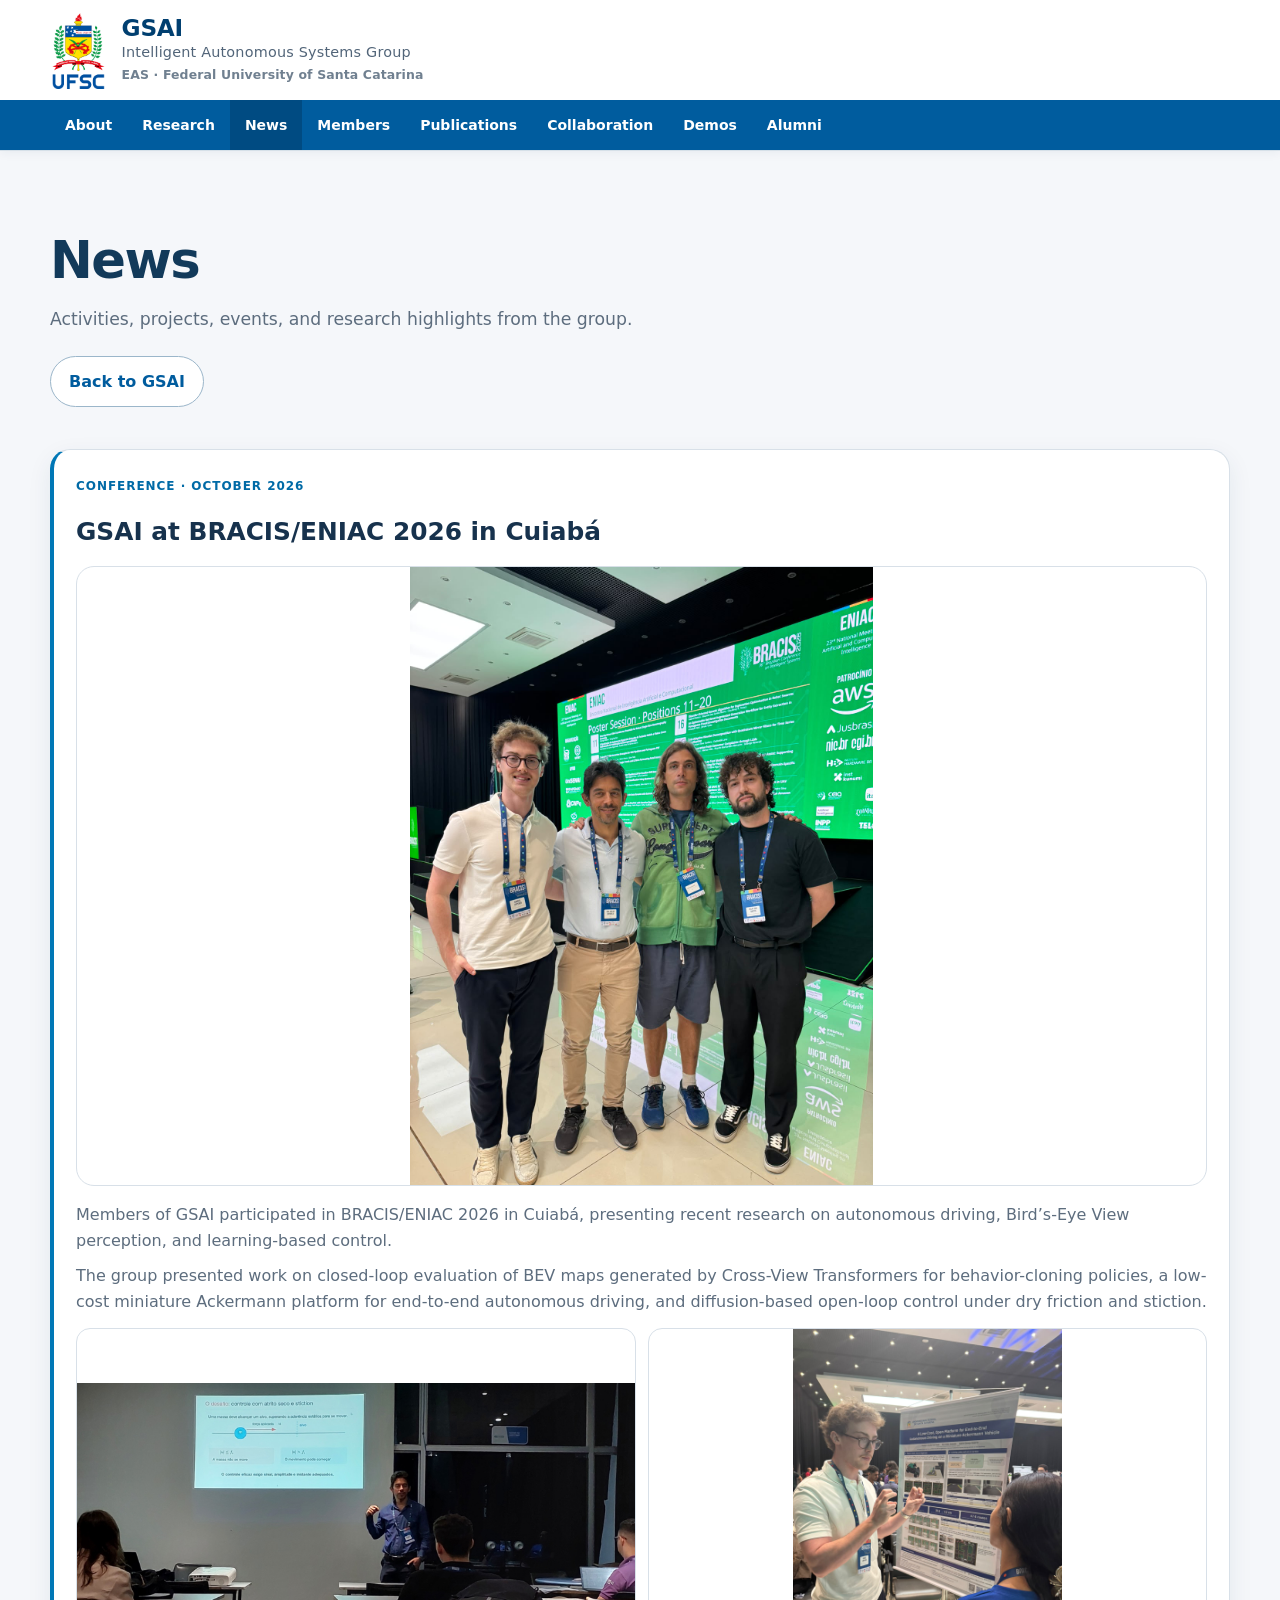
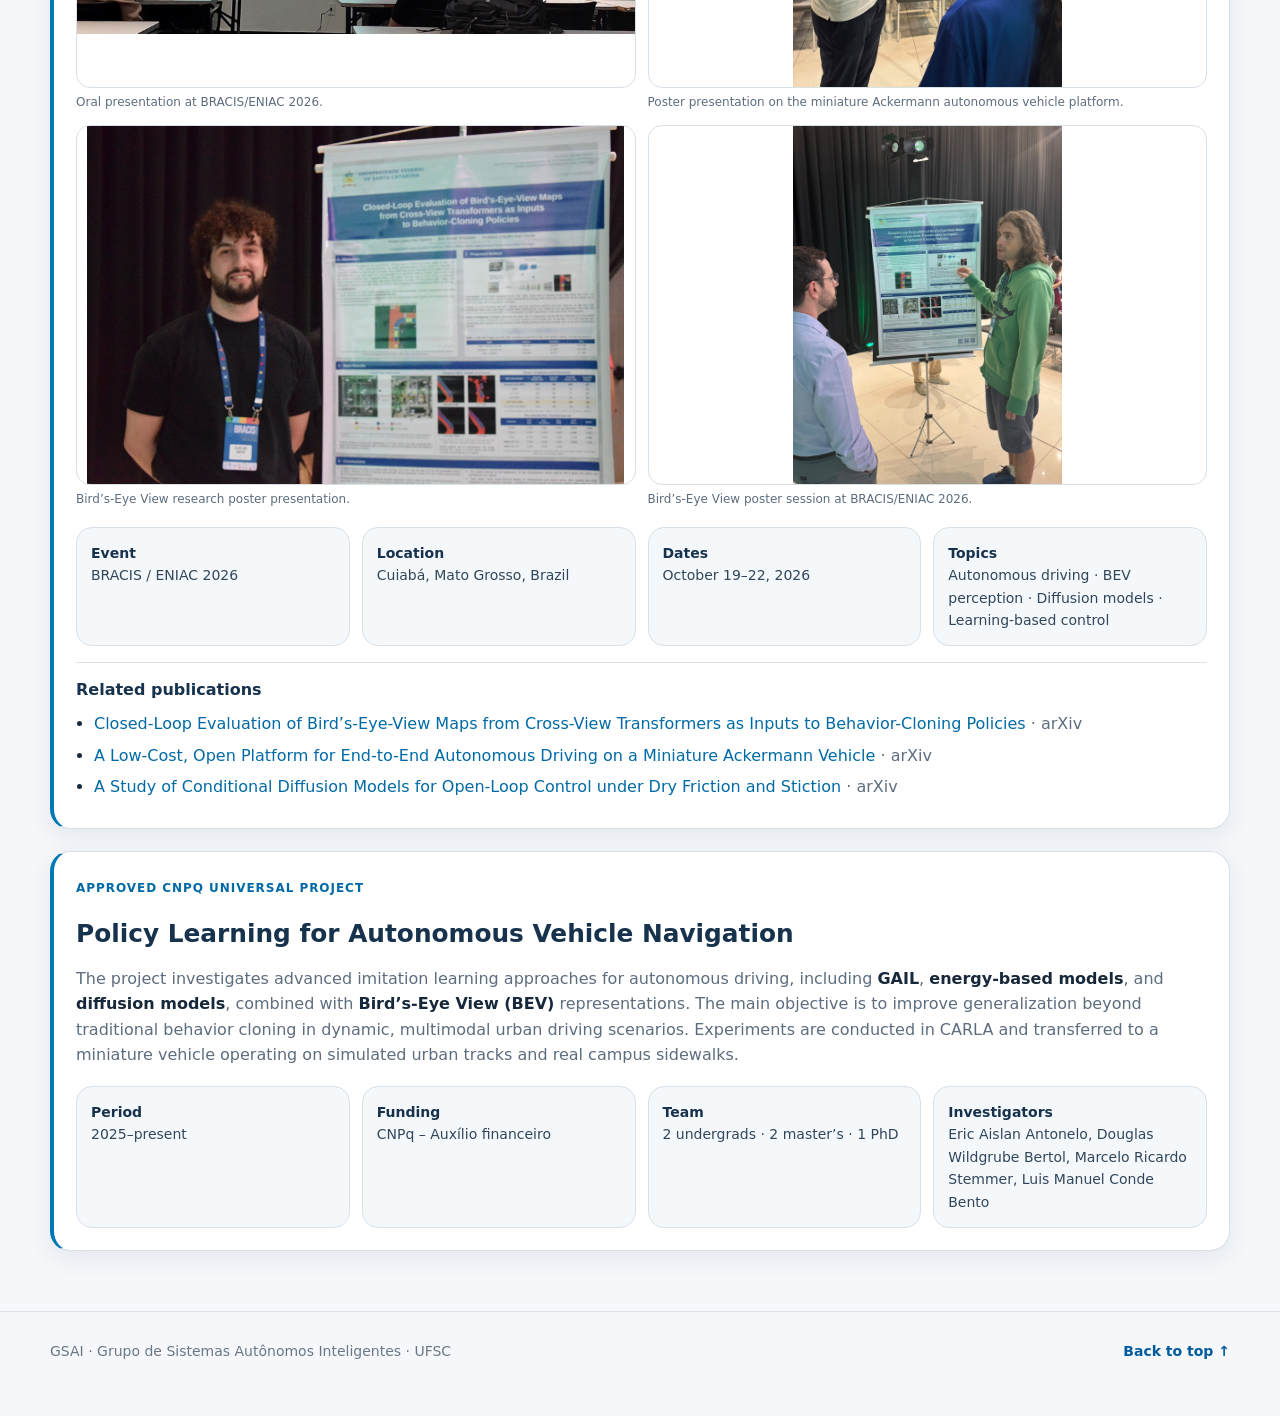
<file: preview/news.html>
<!DOCTYPE html>

<html lang="en">
<head>
<meta charset="utf-8"/>
<meta content="text/html; charset=utf-8" http-equiv="Content-Type"/>
<meta content="width=device-width, initial-scale=1.0" name="viewport"/>
<meta name="description" content="News, projects, conference activities, and research highlights from the Intelligent Autonomous Systems Group (GSAI) at UFSC."/>
<link rel="canonical" href="https://gsai.ufsc.br/news.html"/>
<meta property="og:type" content="website"/>
<meta property="og:site_name" content="GSAI · UFSC"/>
<meta property="og:title" content="News · GSAI · UFSC"/>
<meta property="og:description" content="News, projects, conference activities, and research highlights from the Intelligent Autonomous Systems Group (GSAI) at UFSC."/>
<meta property="og:url" content="https://gsai.ufsc.br/news.html"/>
<meta property="og:image" content="https://gsai.ufsc.br/images/news/bracis-eniac-2026-group.jpg"/>
<meta property="og:image:alt" content="GSAI · Intelligent Autonomous Systems Group at UFSC"/>
<meta name="twitter:card" content="summary_large_image"/>
<meta name="twitter:title" content="News · GSAI · UFSC"/>
<meta name="twitter:description" content="News, projects, conference activities, and research highlights from the Intelligent Autonomous Systems Group (GSAI) at UFSC."/>
<meta name="twitter:image" content="https://gsai.ufsc.br/images/news/bracis-eniac-2026-group.jpg"/>
<title>News · GSAI · UFSC</title>
<link rel="stylesheet" href="styles.css?v=20261023-3"/>
<style>
.hero {
      padding: 88px 0 56px;
    }
    .hero-grid {
      display: grid; grid-template-columns: 1.2fr .8fr; gap: 26px; align-items: stretch;
    }
    .hero-card, .side-card, .section-card {
      background: linear-gradient(180deg, rgba(255,255,255,.03), rgba(255,255,255,.015));
      border: 1px solid var(--line);
      border-radius: var(--radius);
      box-shadow: var(--shadow);
    }
    .hero-card { padding: 34px; }
    .eyebrow {
      display: inline-flex; align-items: center; gap: 8px;
      border: 1px solid rgba(97,218,251,.24);
      color: var(--accent);
      background: rgba(97,218,251,.08);
      border-radius: 999px; padding: 7px 12px; font-size: 13px; font-weight: 600;
    }
    h1 {
      font-size: clamp(2.2rem, 5vw, 4.2rem);
      line-height: 1.05;
      margin: 18px 0 16px;
      letter-spacing: -.03em;
    }
    .lead {
      font-size: 1.08rem;
      color: var(--muted);
      max-width: 62ch;
    }
    .hero-actions { display: flex; gap: 12px; flex-wrap: wrap; margin-top: 22px; }
    .side-card {
      padding: 26px;
      display: grid; gap: 16px;
    }
    .metric {
      padding: 16px 18px; border-radius: 18px;
      background: rgba(255,255,255,.025);
      border: 1px solid var(--line);
    }
    .metric strong { display:block; font-size: 1.55rem; }
    section { padding: 18px 0 32px; }
    .section-head {
      display: flex; justify-content: space-between; align-items: end; gap: 18px;
      margin-bottom: 18px;
    }
    .section-head h2 { font-size: clamp(1.55rem, 3vw, 2.4rem); margin: 0; }
    .section-head p { margin: 0; color: var(--muted); max-width: 64ch; }
    .section-card { padding: 26px; }
    .pillars {
      display: grid; grid-template-columns: repeat(2, minmax(0, 1fr)); gap: 18px;
    }
    .pillar {
      padding: 22px; border-radius: 20px;
      background: linear-gradient(180deg, rgba(255,255,255,.03), rgba(255,255,255,.01));
      border: 1px solid var(--line);
    }
    .pillar h3 { margin-top: 0; margin-bottom: 10px; font-size: 1.35rem; }
    .pillar ul { margin: 10px 0 0 18px; color: var(--muted); }
    .news-card {
      padding: 22px; border-radius: 20px; border: 1px solid rgba(140,255,193,.15);
      background: linear-gradient(180deg, rgba(140,255,193,.08), rgba(97,218,251,.04));
    }
    .news-card .label {
      display: inline-block; font-size: 12px; text-transform: uppercase; letter-spacing: .08em;
      color: var(--accent-2); font-weight: 800; margin-bottom: 10px;
    }
    .news-meta .box {
      padding: 14px; border-radius: 16px; background: rgba(255,255,255,.04); border: 1px solid var(--line);
      font-size: 14px;
    }
    .grid-3 {
      display: grid; grid-template-columns: repeat(3, minmax(0,1fr)); gap: 18px;
    }
    .member-card {
      background: rgba(255,255,255,.025);
      border: 1px solid var(--line);
      border-radius: 22px;
      padding: 20px;
    }
    .member-card h3 { margin: 14px 0 4px; font-size: 1.15rem; }
    .member-card .role { color: var(--accent); font-weight: 700; margin: 0 0 8px; }
    .member-card p { color: var(--muted); margin: 0; }
    .avatar {
      width: 200px; aspect-ratio: 1 / 1; object-fit: cover;
      border-radius: 18px; background: #1d2740; border: 1px solid var(--line);
      margin: 0 auto; display: block;
    }
    .avatar.placeholder {
      display: grid; place-items: center;
      font-size: 2rem; font-weight: 800; color: white;
      background: linear-gradient(135deg, #273555, #16213b);
    }
    .pub-grid {
      display: grid; grid-template-columns: repeat(2, minmax(0, 1fr)); gap: 16px;
    }
    .pub-item {
      padding: 18px; border-radius: 20px; border: 1px solid var(--line); background: rgba(255,255,255,.025);
    }
    .pub-item h4 { margin: 10px 0 6px; font-size: 1.03rem; }
    .pub-item p { margin: 0; color: var(--muted); }
    .tag {
      display: inline-flex; padding: 6px 10px; border-radius: 999px;
      background: rgba(97,218,251,.10); color: var(--accent); font-weight: 700; font-size: 12px;
      border: 1px solid rgba(97,218,251,.18);
    }
    .media-card {
      display: grid; grid-template-columns: 1.1fr .9fr; gap: 20px; align-items: center;
      padding: 22px;
      border-radius: 22px;
      border: 1px solid var(--line);
      background: linear-gradient(180deg, rgba(255,255,255,.03), rgba(255,255,255,.01));
    }
    .media-preview {
      min-height: 240px;
      border-radius: 20px;
      background:
        linear-gradient(135deg, rgba(97,218,251,.18), rgba(140,255,193,.08)),
        radial-gradient(circle at 30% 25%, rgba(255,255,255,.12), transparent 26%),
        #0d1627;
      border: 1px solid var(--line);
      display: grid; place-items: center; text-align: center; padding: 18px;
    }
    .media-preview strong { font-size: 1.3rem; max-width: 18ch; }
    .alumni-list {
      columns: 2; gap: 24px; padding-left: 18px; margin: 0;
    }
    .alumni-list li { break-inside: avoid; margin-bottom: 14px; color: var(--muted); }
    @media (max-width: 980px) {
      .hero-grid, .pillars, .grid-3, .pub-grid, .media-card, .news-meta {
        grid-template-columns: 1fr;
      }
      .alumni-list { columns: 1; }
    }
    @media (max-width: 720px) {
      .nav .inner {
        flex-direction: column;
        align-items: flex-start;
        gap: 10px;
        padding: 12px 0 10px;
      }
      .menu {
        display: flex;
        width: 100%;
        flex-wrap: nowrap;
        gap: 16px;
        overflow-x: auto;
        white-space: nowrap;
        padding: 2px 0 5px;
        scrollbar-width: none;
        -webkit-overflow-scrolling: touch;
      }
      .menu::-webkit-scrollbar { display: none; }
      .hero-card, .side-card, .section-card { padding: 22px; }
      .hero { padding-top: 48px; }
    }
  

    .video-grid{display:grid;grid-template-columns:repeat(2,minmax(0,1fr));gap:18px}
    .video-card{padding:0;overflow:hidden}
    .video-embed{aspect-ratio:16/9;width:100%;border:0;display:block;background:#000}
    .video-content{padding:18px 20px 20px}
    .video-content h3{margin:0 0 8px}
    @media (max-width: 900px){.video-grid{grid-template-columns:1fr}}

.video-thumb{
  position:relative;display:block;aspect-ratio:16/9;overflow:hidden;background:#000;
}
.video-thumb img{width:100%;height:100%;object-fit:cover;display:block;transition:transform .2s ease,opacity .2s ease}
.video-thumb:hover img{transform:scale(1.02);opacity:.88}
.video-play{
  position:absolute;left:50%;top:50%;transform:translate(-50%,-50%);
  width:64px;height:64px;border-radius:50%;display:grid;place-items:center;
  background:rgba(0,0,0,.72);border:1px solid rgba(255,255,255,.28);
  font-size:27px;color:#fff;line-height:1;padding-left:4px;
}
.video-thumb:hover .video-play{background:rgba(0,0,0,.88)}

    .collaborator-box {
      border: 1px solid var(--line);
      border-radius: 16px;
      overflow: hidden;
      background: rgba(255,255,255,.02);
    }
    .collaborator-row {
      display: grid;
      grid-template-columns: minmax(280px, 1fr) minmax(300px, 1.15fr);
      gap: 16px;
      align-items: center;
      padding: 10px 14px;
      border-top: 1px solid var(--line);
    }
    .collaborator-row:first-child { border-top: 0; }
    .collaborator-main,
    .collaborator-keywords {
      line-height: 1.3;
      margin: 0;
    }
    .collaborator-main em {
      color: var(--muted);
      font-style: normal;
    }
    .collaborator-keywords {
      color: var(--muted);
    }
    #external-collaborators,
    #internal-collaborators {
      padding-top: 18px;
      padding-bottom: 4px;
    }
    #external-collaborators h2,
    #internal-collaborators h2 {
      margin-bottom: 10px;
    }
    @media (max-width: 760px) {
      .collaborator-row {
        grid-template-columns: 1fr;
        gap: 4px;
      }
    }

    .collaborator-section-box {
      border: 1px solid var(--line);
      border-radius: 18px;
      background: rgba(255,255,255,.025);
      padding: 16px 18px 6px;
    }

    .collaborator-section-box h2 {
      margin: 0 0 10px;
    }

    .collaborator-section-box .collaborator-box {
      border: 0;
      border-radius: 0;
      background: transparent;
      overflow: visible;
    }

    .collaborator-section-box .collaborator-row {
      padding: 10px 0;
      border-top: 1px solid var(--line);
    }

    .collaborator-section-box .collaborator-row:first-child {
      border-top: 0;
    }

    #external-collaborators,
    #internal-collaborators {
      padding-top: 14px;
      padding-bottom: 2px;
    }

    #collaboration {
      padding-top: 30px;
      padding-bottom: 10px;
    }
    #collaboration > .container > h2 {
      margin-bottom: 18px;
    }
    .collaboration-subsection {
      margin-top: 16px;
    }
    .collaboration-subsection:first-of-type {
      margin-top: 0;
    }
    .collaboration-subsection .subsection-title {
      margin: 0 0 10px;
      font-size: 1.1rem;
    }
    .collaboration-list {
      border: 1px solid var(--line);
      border-radius: 16px;
      overflow: hidden;
      background: rgba(255,255,255,.02);
    }
    .collaboration-row {
      display: grid;
      grid-template-columns: minmax(300px, 1.15fr) minmax(280px, 1fr);
      gap: 16px;
      align-items: center;
      padding: 10px 14px;
      border-top: 1px solid var(--line);
    }
    .collaboration-row:first-child {
      border-top: 0;
    }
    .collaboration-person,
    .collaboration-keywords {
      line-height: 1.35;
    }
    .collaboration-person em {
      color: var(--muted);
      font-style: normal;
    }
    .collaboration-keywords {
      color: var(--muted);
    }
    @media (max-width: 760px) {
      .collaboration-row {
        grid-template-columns: 1fr;
        gap: 4px;
      }
    }

    /* Collaboration intentionally reuses the exact Members section structure/classes. */
    #collaboration .section-head,
    #collaboration .section-card,
    #collaboration .grid-3,
    #collaboration .member-card,
    #collaboration .member-card h3,
    #collaboration .member-card p,
    #collaboration .role {
      /* no custom overrides: inherit the same rules used by Members */
    }
    
    /* News feed */
    .news-stack { display:grid; gap:18px; }
    .news-title { margin:0 0 12px; font-size:1.35rem; }
    .news-copy p { margin:0 0 10px; }
    .news-hero {
      width:100%; max-height:520px; object-fit:cover; object-position:center 38%;
      display:block; border-radius:18px; border:1px solid var(--line); margin:14px 0 16px;
    }
    .featured-news { border-color:rgba(97,218,251,.2); }
    .news-gallery {
      display:grid; grid-template-columns:repeat(2,minmax(0,1fr)); gap:12px; margin-top:14px;
    }
    .news-gallery figure { margin:0; }
    .news-gallery img {
      width:100%; height:220px; object-fit:cover; border-radius:14px;
      border:1px solid var(--line); display:block;
    }
    .news-gallery figcaption { color:var(--muted); font-size:12px; margin-top:5px; }
    .news-related {
      margin-top:16px; padding-top:14px; border-top:1px solid var(--line);
    }
    .news-related ul { margin:8px 0 0 18px; padding:0; }
    .news-related li { margin:6px 0; }
    @media (max-width:720px) {
      .news-gallery { grid-template-columns:1fr; }
      .news-gallery img { height:auto; max-height:340px; }
    }

    /* Compact news list */
    .news-list { display:grid; gap:12px; }
    .news-summary-card {
      padding:18px 20px; border:1px solid var(--line); border-radius:16px;
      background:rgba(255,255,255,.025);
    }
    .news-summary-card h3 { margin:5px 0 7px; font-size:1.08rem; }

    /* Full news page */
    .pub-page-hero { padding: 64px 0 24px; }
    .news-stack { display:grid; gap:22px; }
    .news-card { scroll-margin-top: 90px; }
    .news-full-title { margin:6px 0 12px; font-size:1.55rem; }
    .news-hero {
      width:100%;
      height:620px;
      max-height:72vh;
      object-fit:contain;
      object-position:center;
      background:#08101d;
      display:block;
      border-radius:18px;
      border:1px solid var(--line);
      margin:14px 0 16px;
    }
    .news-copy p { margin:0 0 10px; }
    .news-gallery { display:grid; grid-template-columns:repeat(2,minmax(0,1fr)); gap:12px; margin-top:14px; }
    .news-gallery figure { margin:0; }
    .news-gallery img {
      width:100%;
      height:360px;
      object-fit:contain;
      object-position:center;
      background:#08101d;
      border-radius:14px;
      border:1px solid var(--line);
      display:block;
    }
    .news-gallery figcaption { color:var(--muted); font-size:12px; margin-top:5px; }
    .news-related { margin-top:16px; padding-top:14px; border-top:1px solid var(--line); }
    .news-related ul { margin:8px 0 0 18px; padding:0; }
    .news-related li { margin:6px 0; }
    @media (max-width:720px) {
      .news-gallery,.news-meta { grid-template-columns:1fr; }
      .news-hero { height:auto; max-height:none; }
      .news-gallery img { height:auto; max-height:none; }
    }
</style>
<link rel="stylesheet" href="ufsc-light.css?v=20261104-6"/>
</head>
<body id="top">
<div id="site-nav"></div>
<script src="shared-nav.js?v=20261104-light3"></script>

<header class="pub-page-hero">
  <div class="wrap">
    <h1>News</h1>
    <p class="lead">Activities, projects, events, and research highlights from the group.</p>
    <div class="hero-actions">
      <a class="btn secondary" href="index.html#news">Back to GSAI</a>
    </div>
  </div>
</header>

<main class="wrap">
  <section>
    <div id="all-news-content"></div>
  </section>
</main>

<div class="footer">
  <div class="wrap footer-row">
    <span>GSAI · Grupo de Sistemas Autônomos Inteligentes · UFSC</span>
    <a class="back-to-top" href="#top">Back to top ↑</a>
  </div>
</div>

<script src="site.js?v=20261104-publications1"></script>
</body>
</html>
</file>
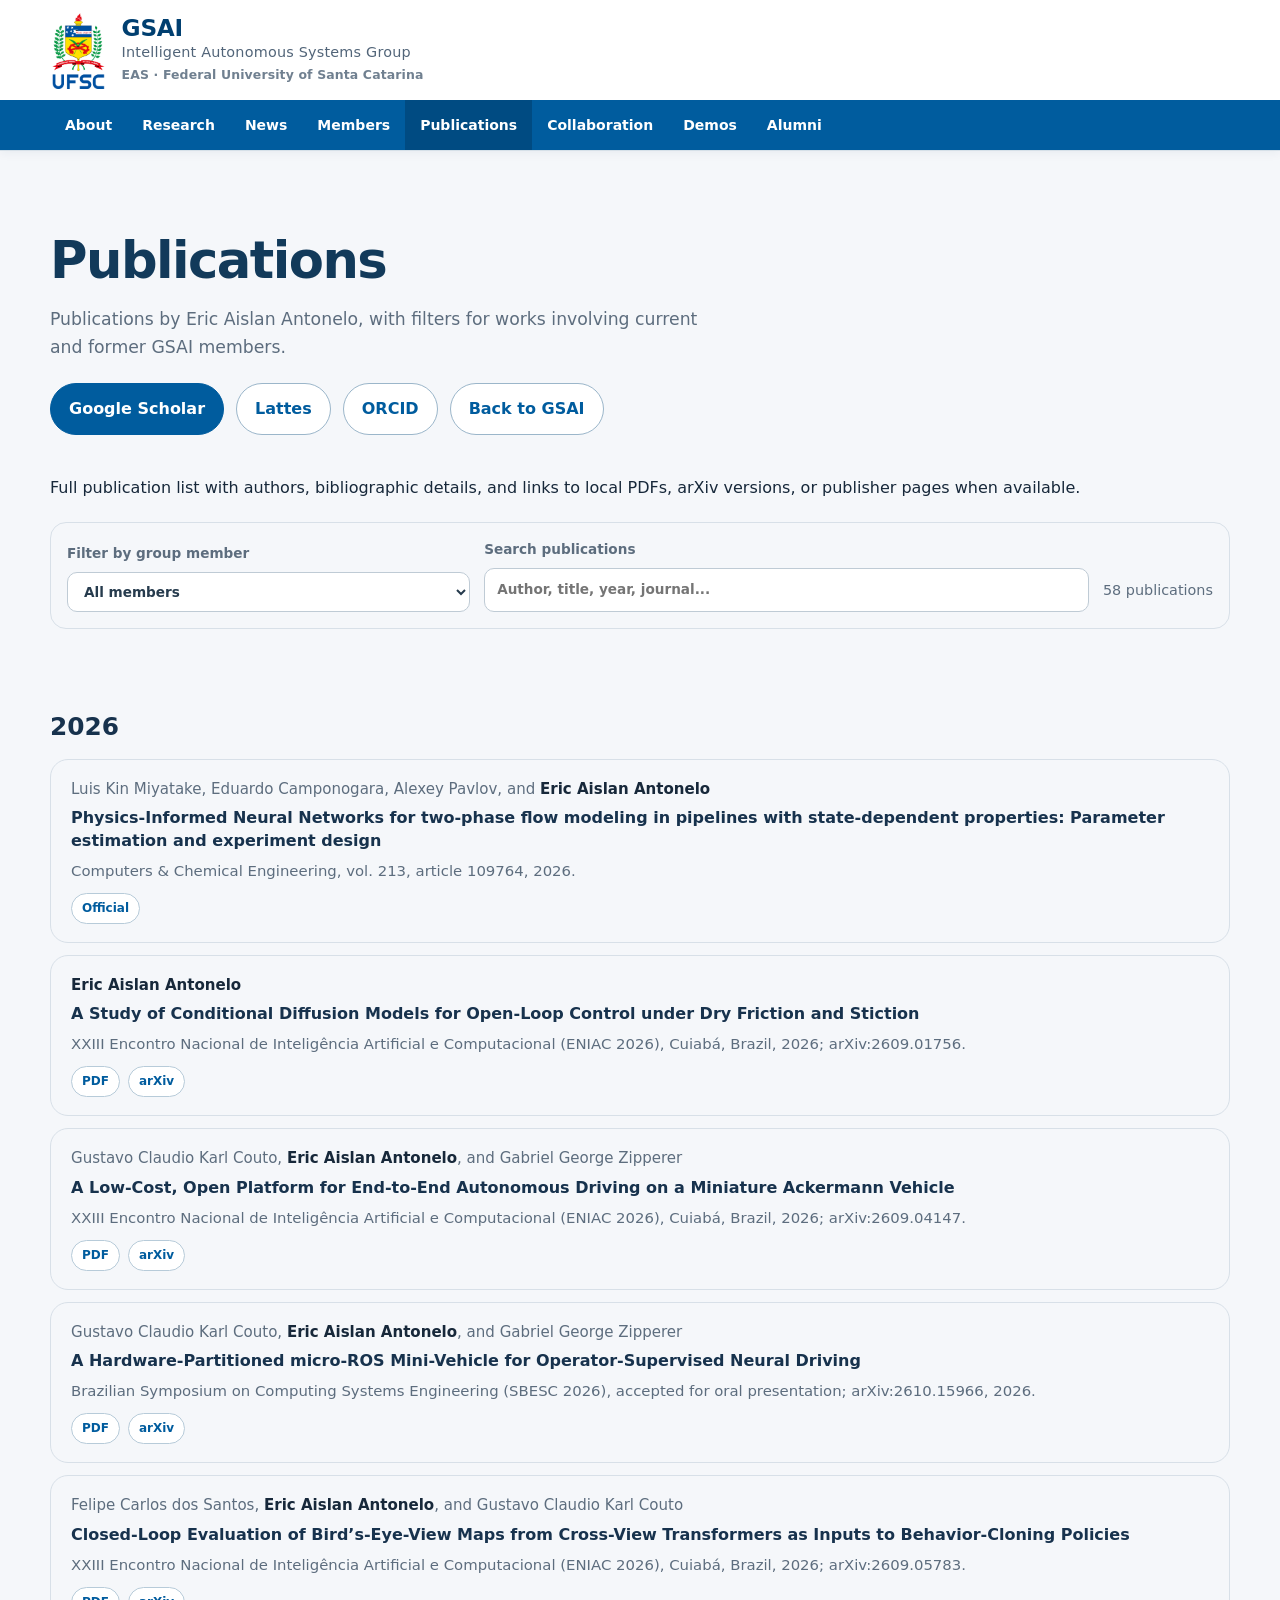
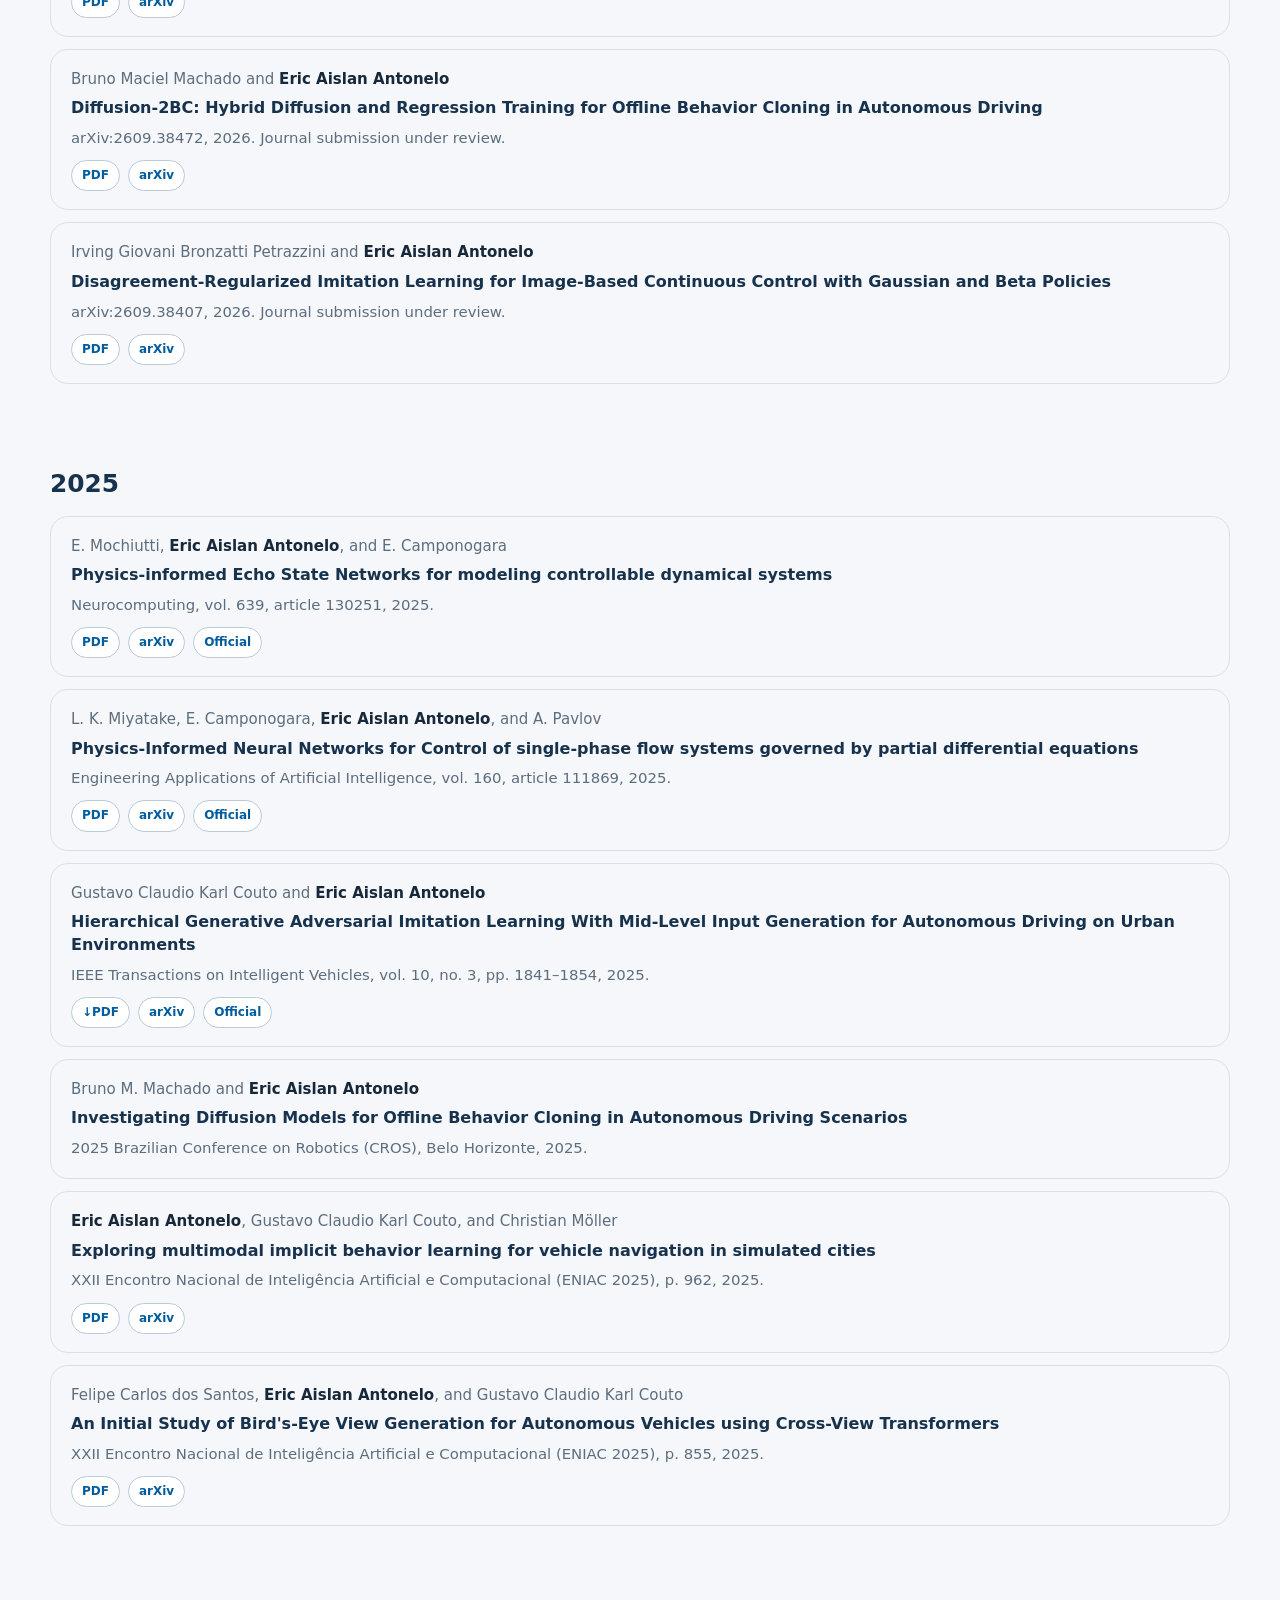
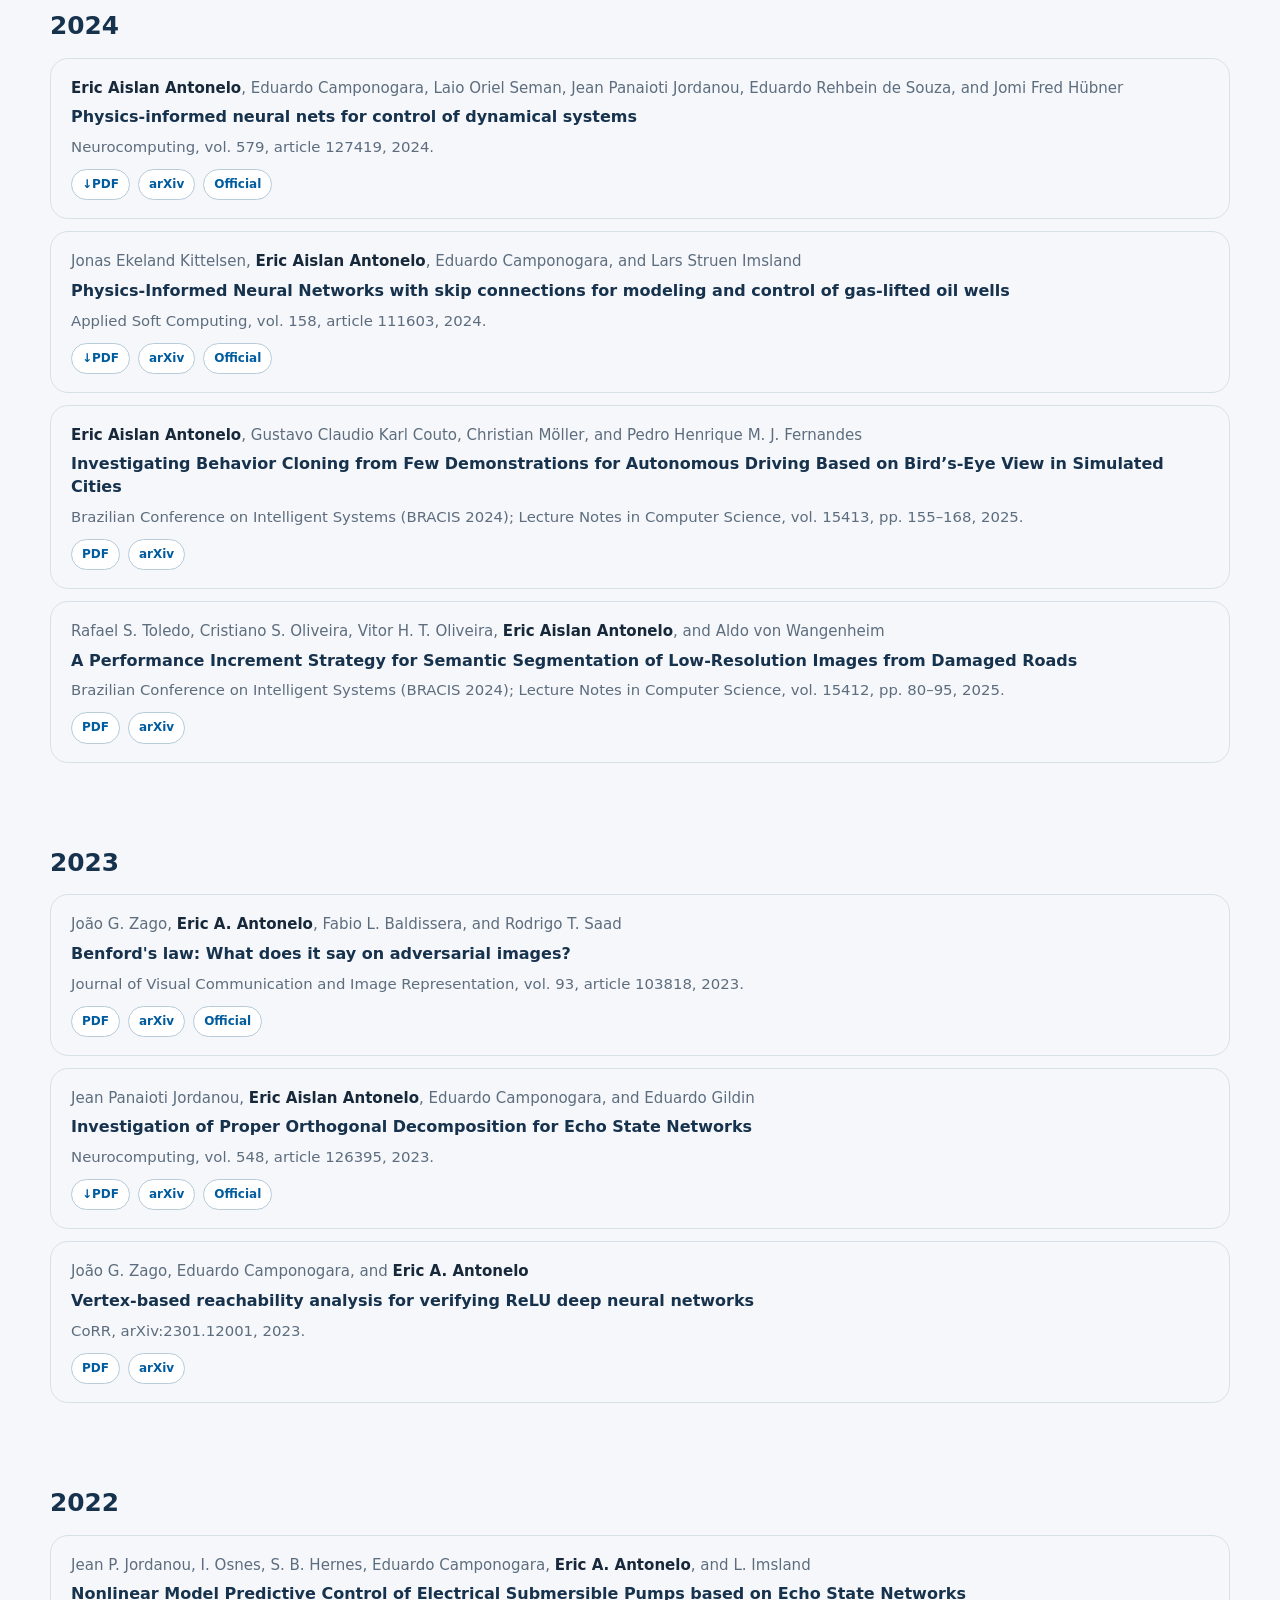
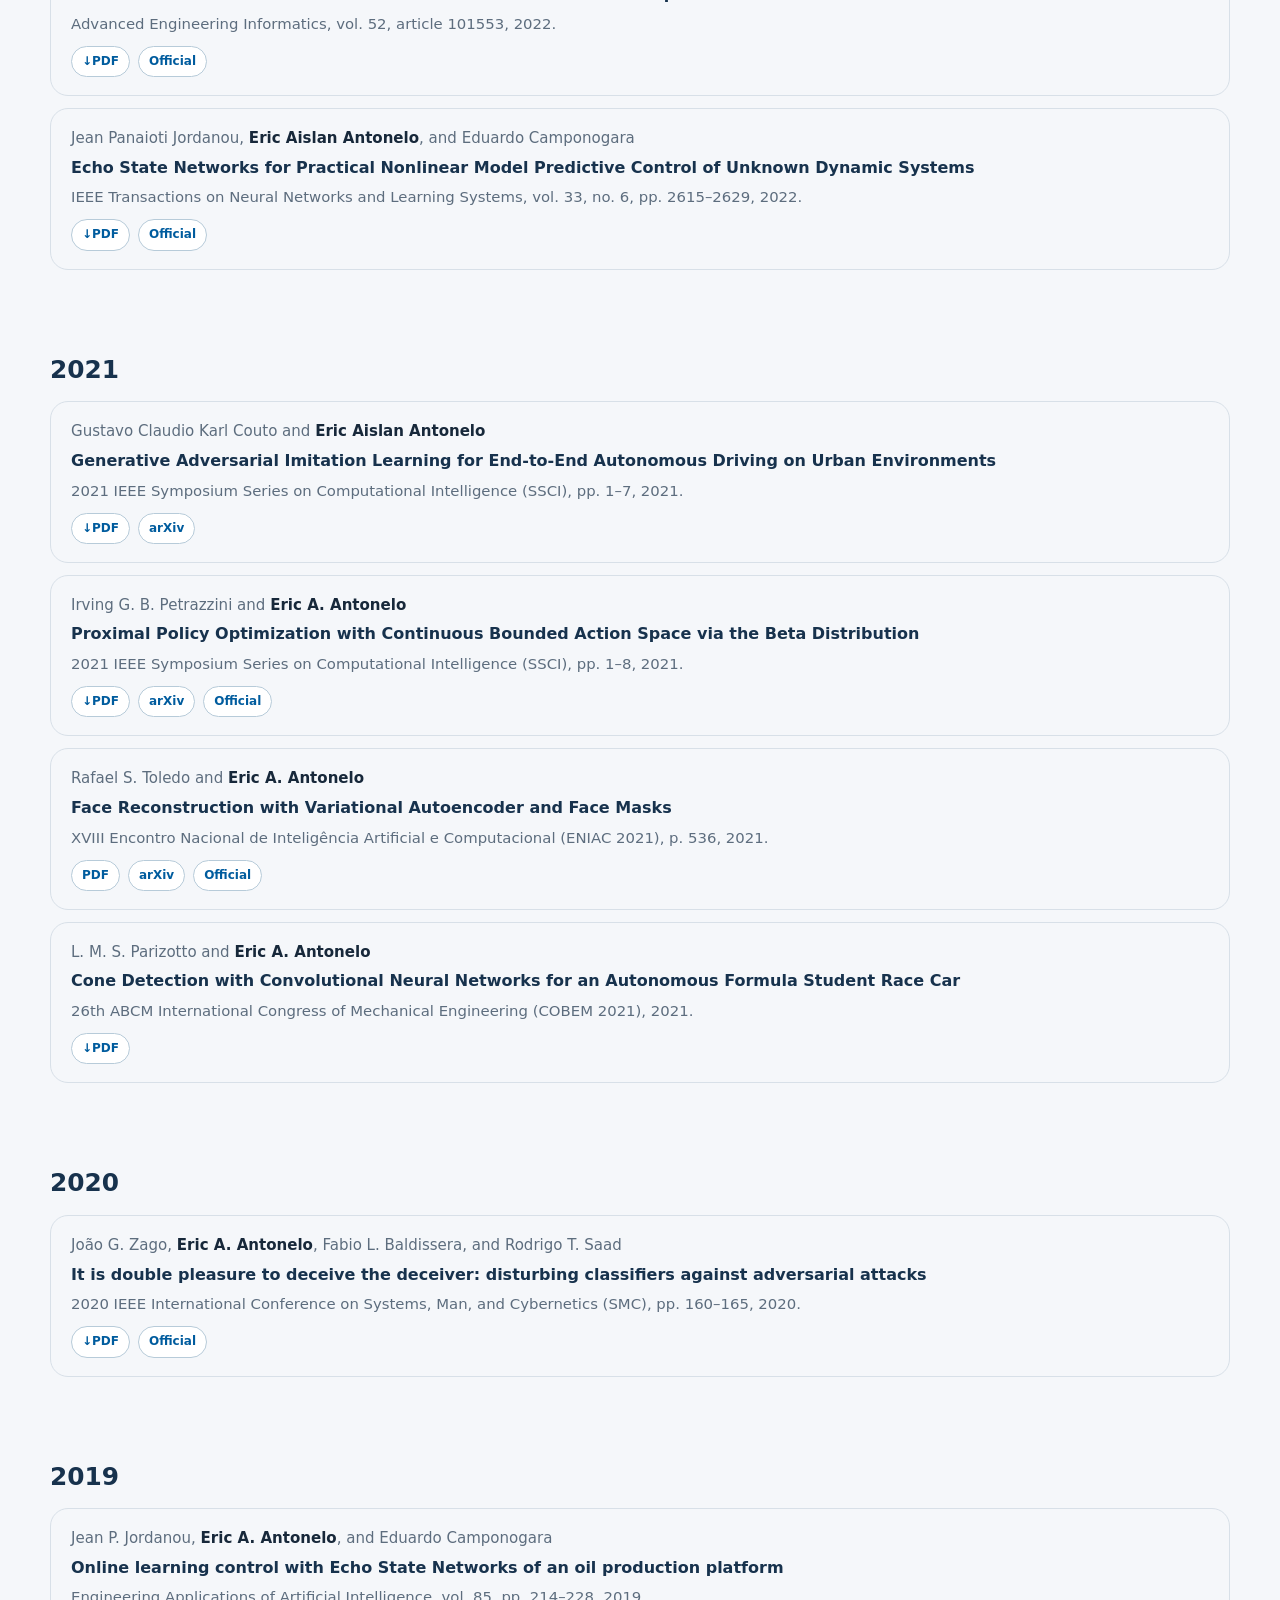
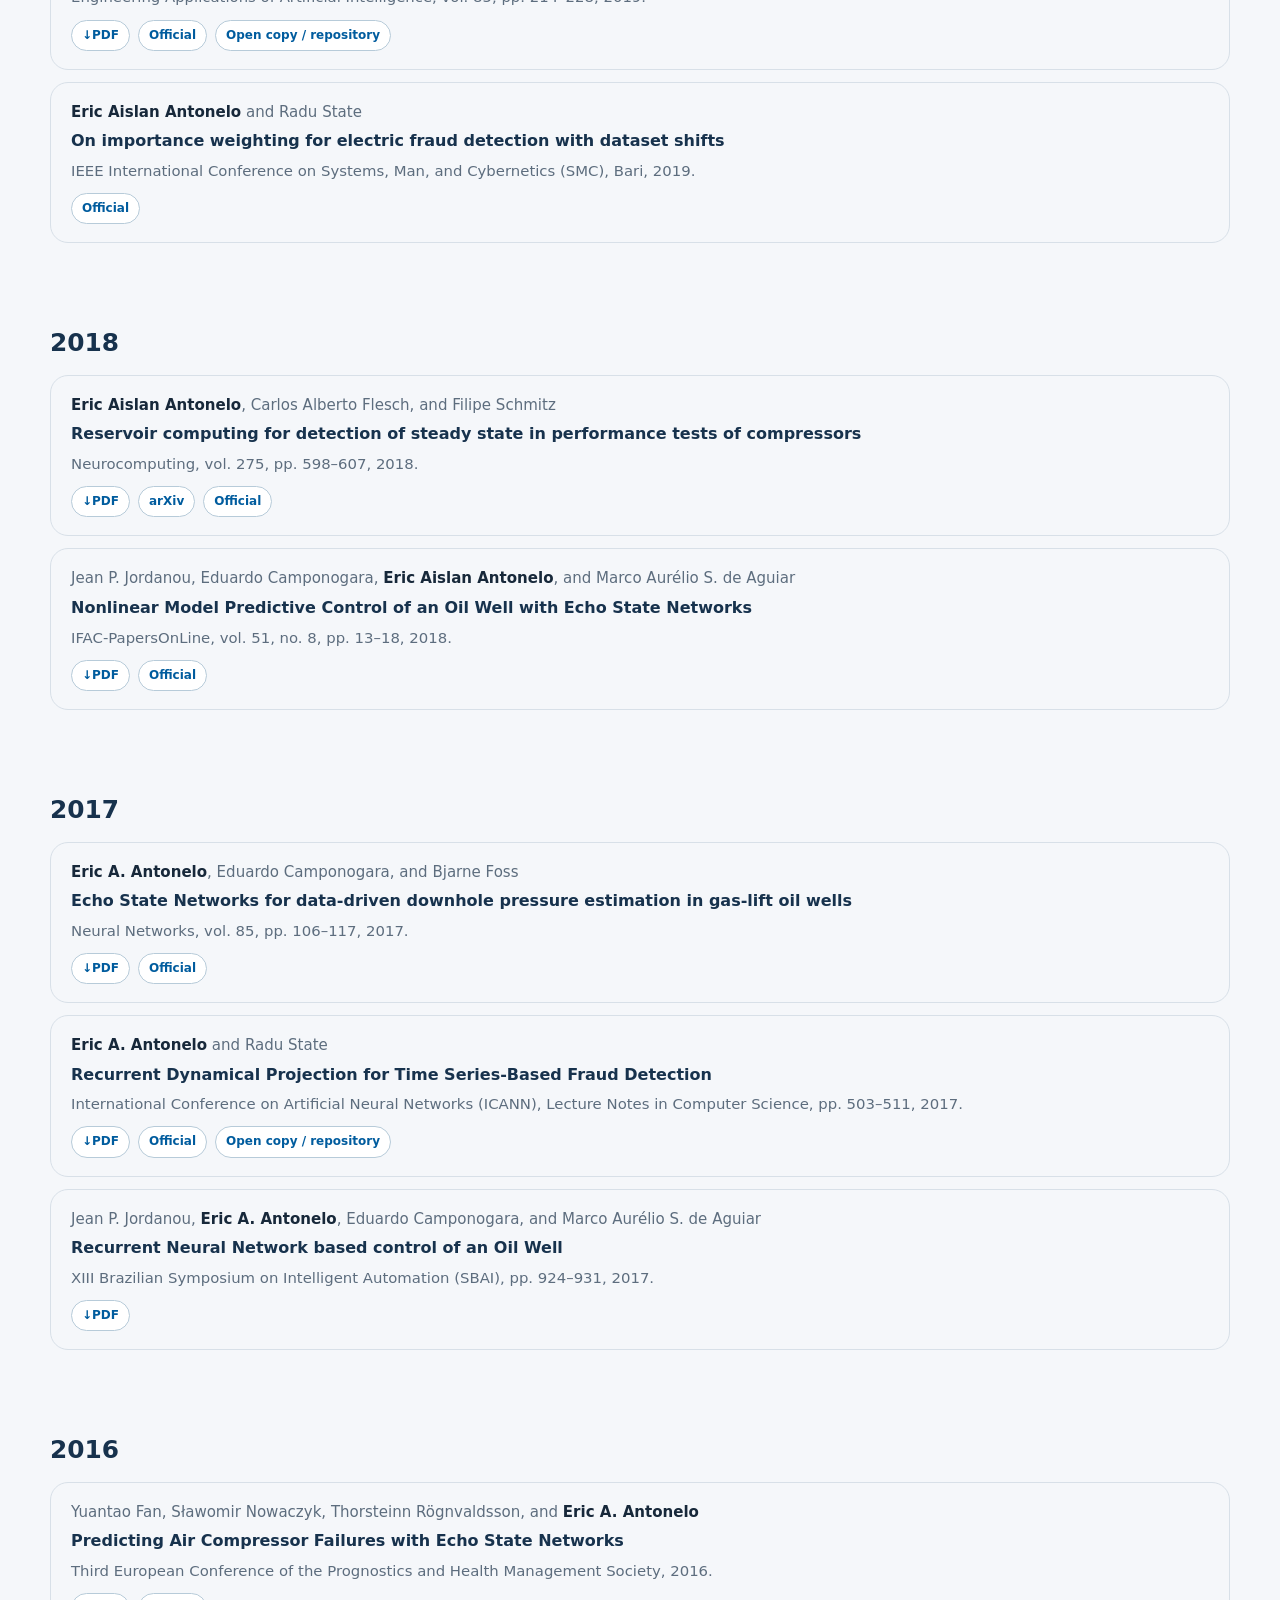
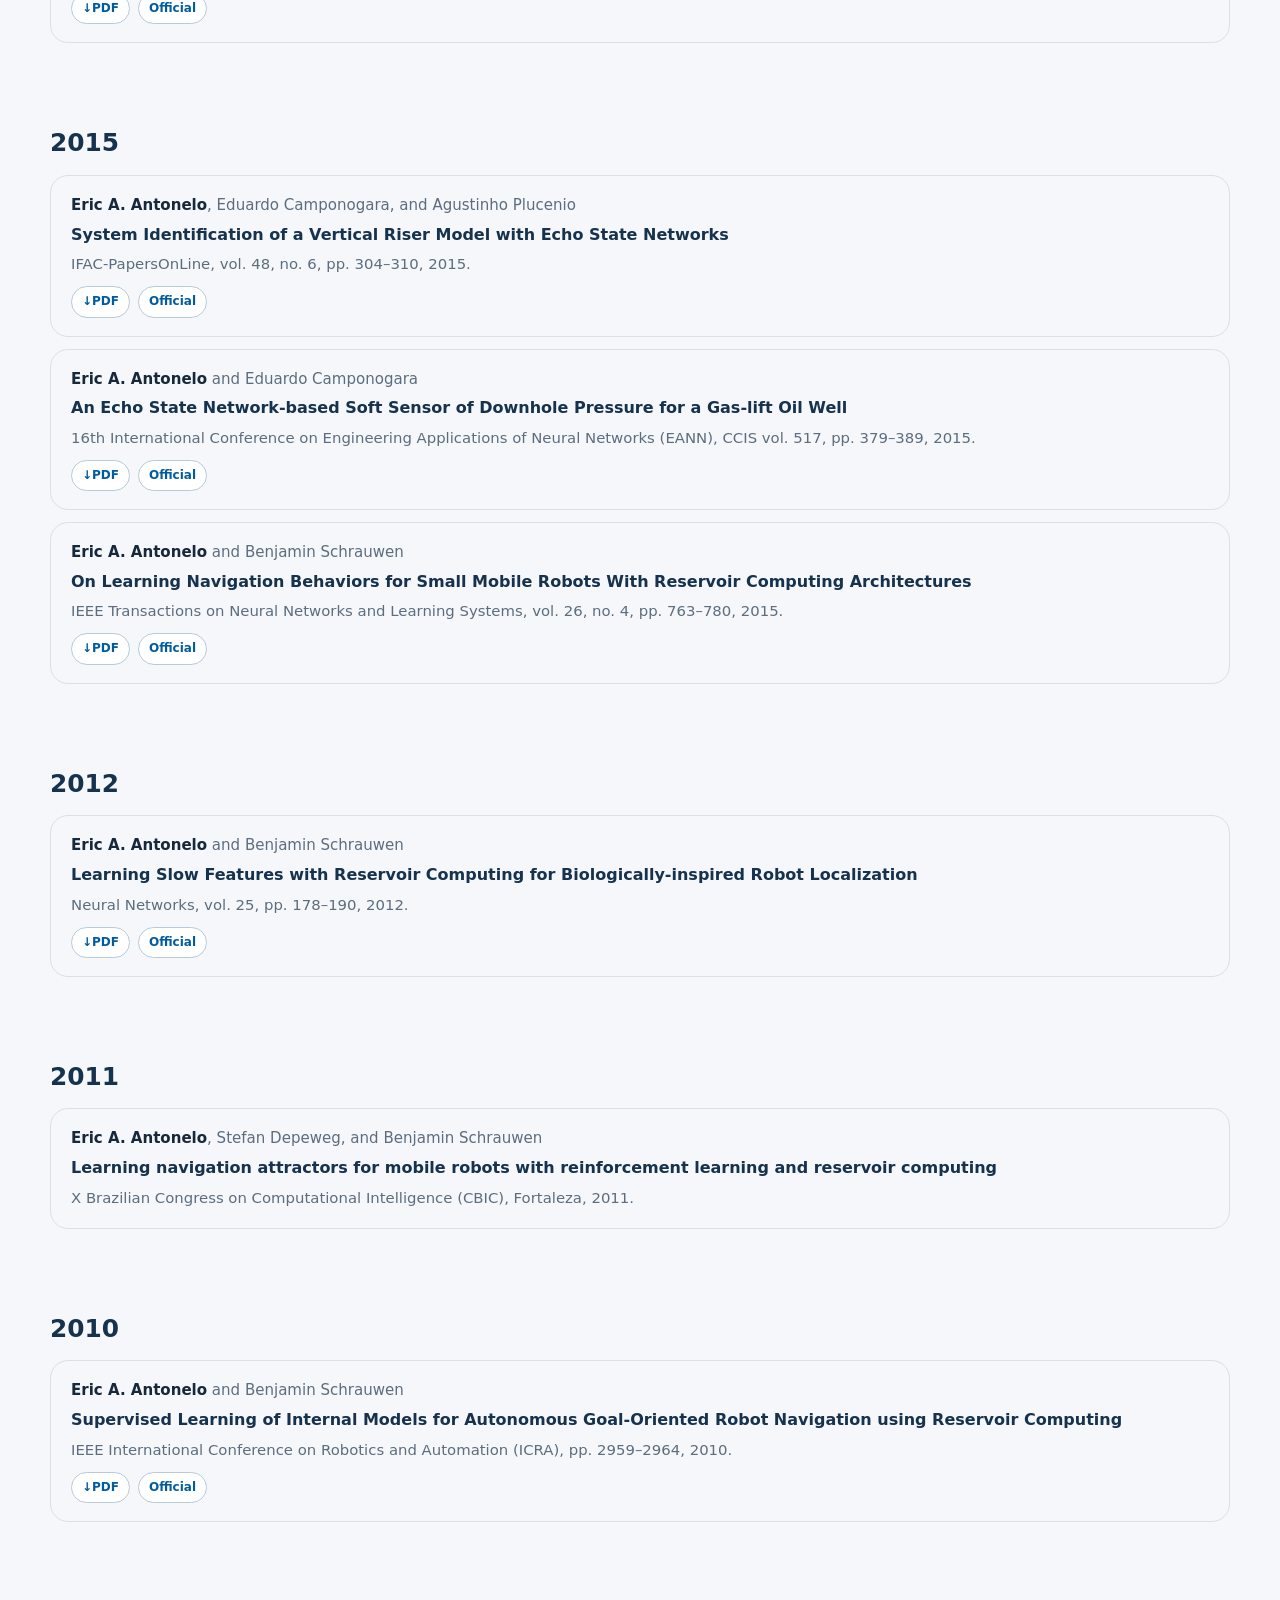
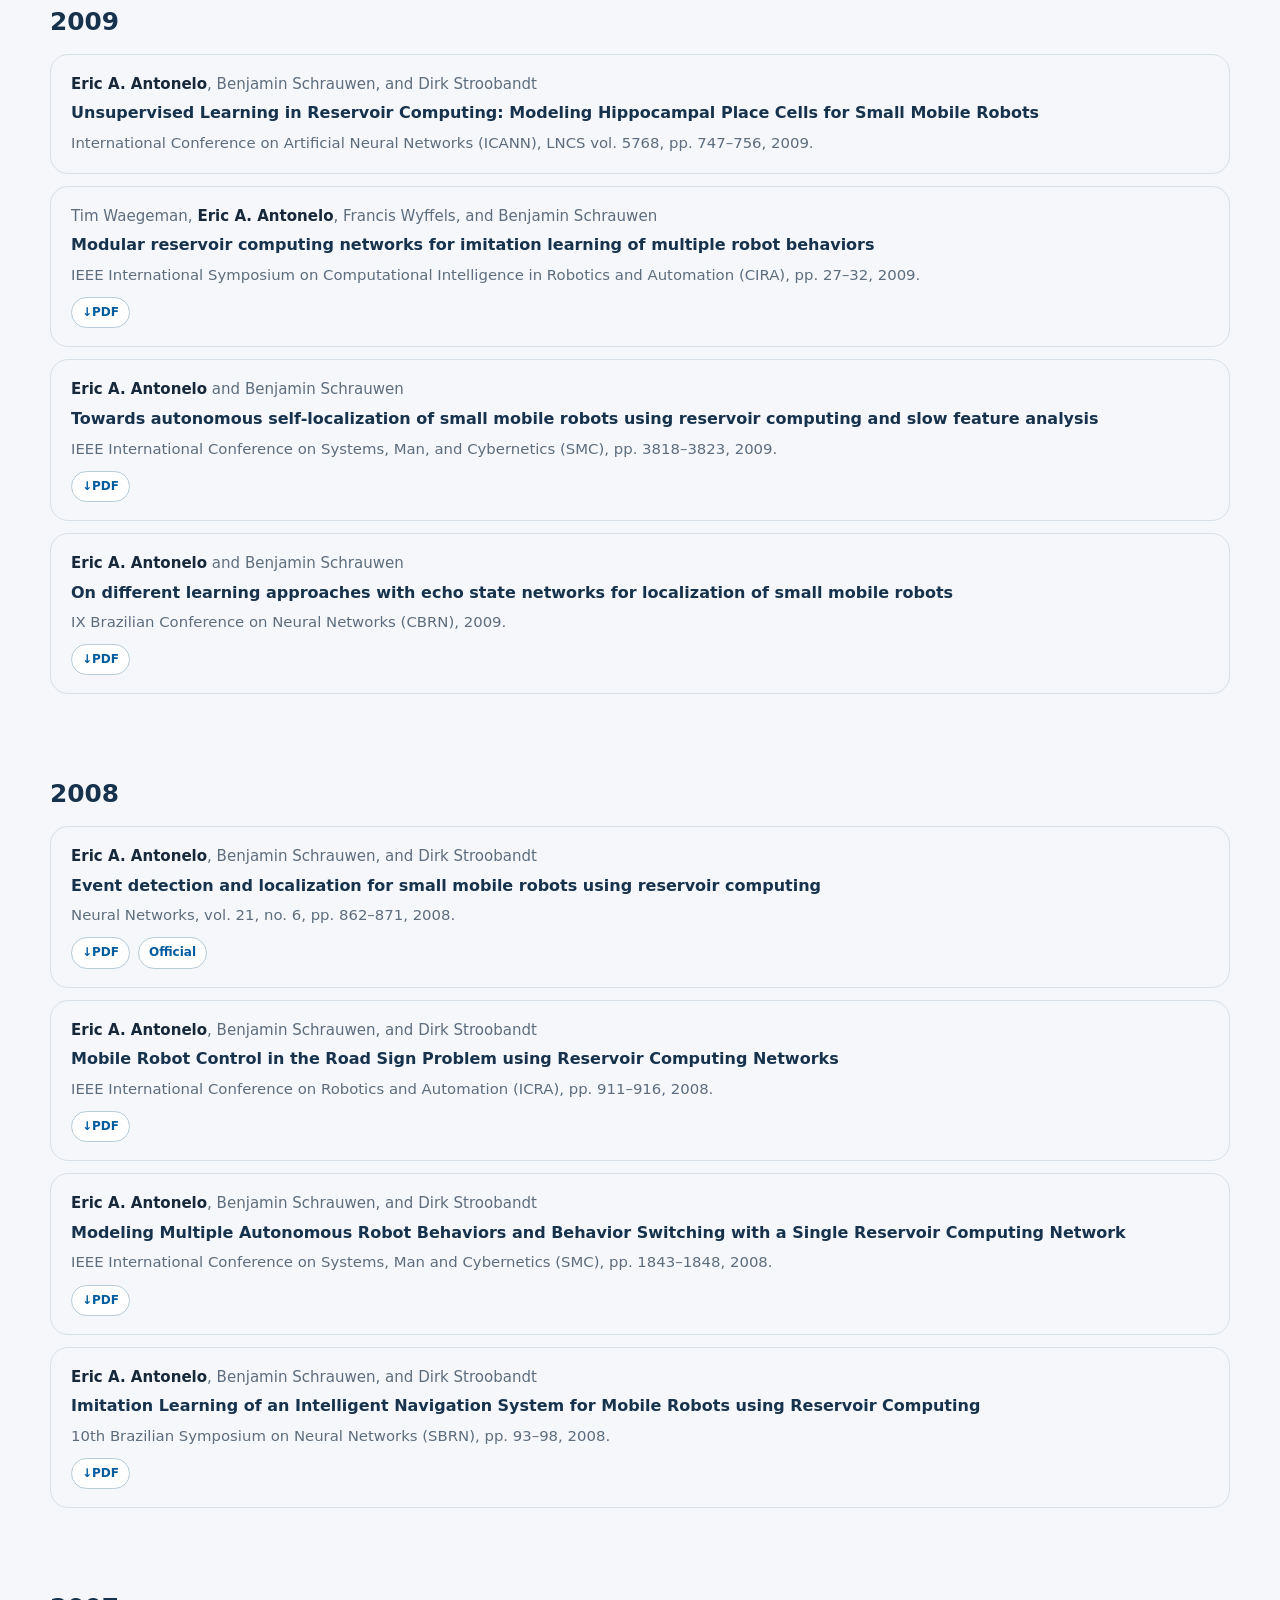
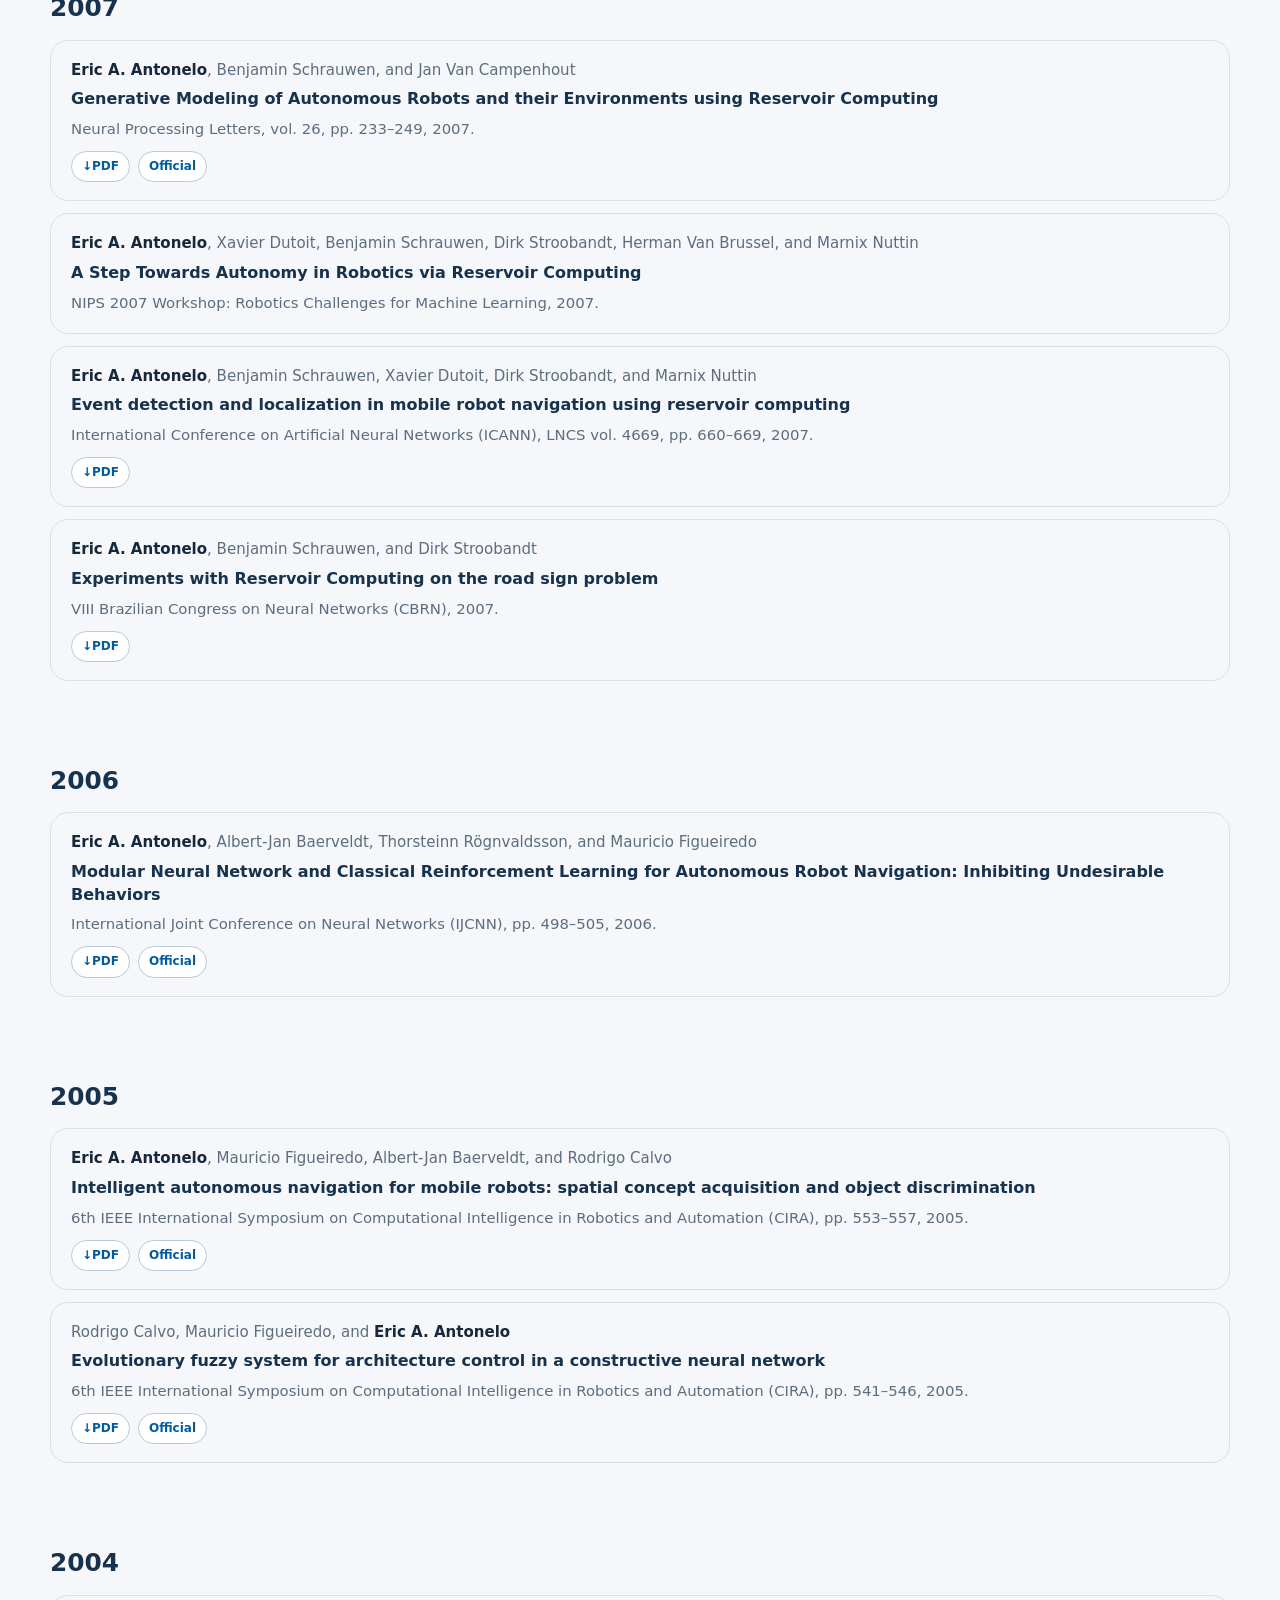
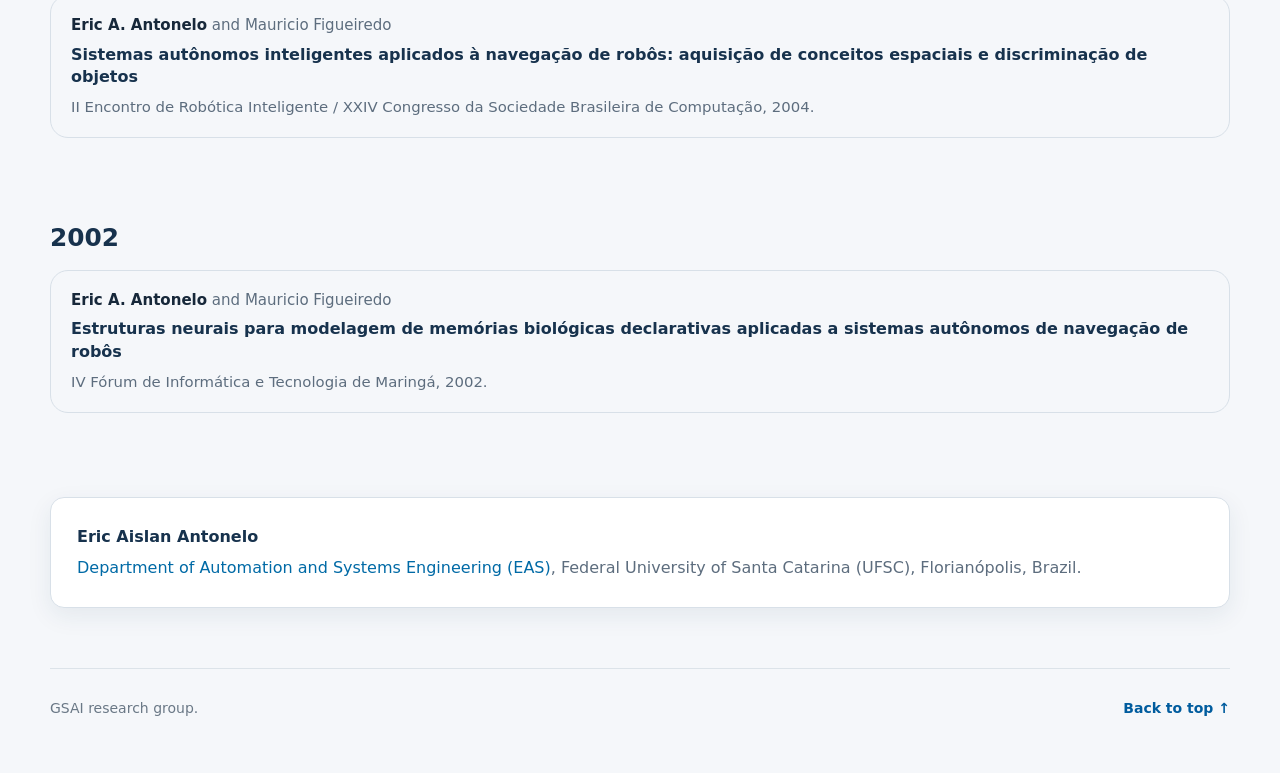
<file: preview/publications.html>
<!DOCTYPE html>

<html lang="en">
<head>
<meta charset="utf-8"/>
<meta content="width=device-width, initial-scale=1.0" name="viewport"/>
<meta name="description" content="Publications by Eric Aislan Antonelo, with filters for works involving current and former members of the Intelligent Autonomous Systems Group (GSAI)."/>
<link rel="canonical" href="https://gsai.ufsc.br/publications.html"/>
<meta property="og:type" content="website"/>
<meta property="og:site_name" content="GSAI · UFSC"/>
<meta property="og:title" content="Publications · GSAI · UFSC"/>
<meta property="og:description" content="Publications by Eric Aislan Antonelo, with filters for works involving current and former members of the Intelligent Autonomous Systems Group (GSAI)."/>
<meta property="og:url" content="https://gsai.ufsc.br/publications.html"/>
<meta property="og:image" content="https://gsai.ufsc.br/images/people/eric-aislan-antonelo.jpg"/>
<meta property="og:image:alt" content="GSAI · Intelligent Autonomous Systems Group at UFSC"/>
<meta name="twitter:card" content="summary_large_image"/>
<meta name="twitter:title" content="Publications · GSAI · UFSC"/>
<meta name="twitter:description" content="Publications by Eric Aislan Antonelo, with filters for works involving current and former members of the Intelligent Autonomous Systems Group (GSAI)."/>
<meta name="twitter:image" content="https://gsai.ufsc.br/images/people/eric-aislan-antonelo.jpg"/>
<title>Publications · GSAI · UFSC</title>
<link rel="stylesheet" href="styles.css?v=20261023-3"/>
<style>
.hero {
      padding: 88px 0 56px;
    }
    .hero-grid {
      display: grid; grid-template-columns: 1.2fr .8fr; gap: 26px; align-items: stretch;
    }
    .hero-card, .side-card, .section-card {
      background: linear-gradient(180deg, rgba(255,255,255,.03), rgba(255,255,255,.015));
      border: 1px solid var(--line);
      border-radius: var(--radius);
      box-shadow: var(--shadow);
    }
    .hero-card { padding: 34px; }
    .eyebrow {
      display: inline-flex; align-items: center; gap: 8px;
      border: 1px solid rgba(97,218,251,.24);
      color: var(--accent);
      background: rgba(97,218,251,.08);
      border-radius: 999px; padding: 7px 12px; font-size: 13px; font-weight: 600;
    }
    h1 {
      font-size: clamp(2.2rem, 5vw, 4.2rem);
      line-height: 1.05;
      margin: 18px 0 16px;
      letter-spacing: -.03em;
    }
    .lead {
      font-size: 1.08rem;
      color: var(--muted);
      max-width: 62ch;
    }
    .hero-actions { display: flex; gap: 12px; flex-wrap: wrap; margin-top: 22px; }
    .side-card {
      padding: 26px;
      display: grid; gap: 16px;
    }
    .metric {
      padding: 16px 18px; border-radius: 18px;
      background: rgba(255,255,255,.025);
      border: 1px solid var(--line);
    }
    .metric strong { display:block; font-size: 1.55rem; }
    section { padding: 18px 0 32px; }
    .section-head {
      display: flex; justify-content: space-between; align-items: end; gap: 18px;
      margin-bottom: 18px;
    }
    .section-head h2 { font-size: clamp(1.55rem, 3vw, 2.4rem); margin: 0; }
    .section-head p { margin: 0; color: var(--muted); max-width: 64ch; }
    .section-card { padding: 26px; }
    .pillars {
      display: grid; grid-template-columns: repeat(2, minmax(0, 1fr)); gap: 18px;
    }
    .pillar {
      padding: 22px; border-radius: 20px;
      background: linear-gradient(180deg, rgba(255,255,255,.03), rgba(255,255,255,.01));
      border: 1px solid var(--line);
    }
    .pillar h3 { margin-top: 0; margin-bottom: 10px; font-size: 1.35rem; }
    .pillar ul { margin: 10px 0 0 18px; color: var(--muted); }
    .news-card {
      padding: 22px; border-radius: 20px; border: 1px solid rgba(140,255,193,.15);
      background: linear-gradient(180deg, rgba(140,255,193,.08), rgba(97,218,251,.04));
    }
    .news-card .label {
      display: inline-block; font-size: 12px; text-transform: uppercase; letter-spacing: .08em;
      color: var(--accent-2); font-weight: 800; margin-bottom: 10px;
    }
    .news-meta .box {
      padding: 14px; border-radius: 16px; background: rgba(255,255,255,.04); border: 1px solid var(--line);
      font-size: 14px;
    }
    .grid-3 {
      display: grid; grid-template-columns: repeat(3, minmax(0,1fr)); gap: 18px;
    }
    .member-card {
      background: rgba(255,255,255,.025);
      border: 1px solid var(--line);
      border-radius: 22px;
      padding: 20px;
    }
    .member-card h3 { margin: 14px 0 4px; font-size: 1.15rem; }
    .member-card .role { color: var(--accent); font-weight: 700; margin: 0 0 8px; }
    .member-card p { color: var(--muted); margin: 0; }
    .avatar {
      width: 200px; aspect-ratio: 1 / 1; object-fit: cover;
      border-radius: 18px; background: #1d2740; border: 1px solid var(--line);
      margin: 0 auto; display: block;
    }
    .avatar.placeholder {
      display: grid; place-items: center;
      font-size: 2rem; font-weight: 800; color: white;
      background: linear-gradient(135deg, #273555, #16213b);
    }
    .pub-grid {
      display: grid; grid-template-columns: repeat(2, minmax(0, 1fr)); gap: 16px;
    }
    .pub-item {
      padding: 18px; border-radius: 20px; border: 1px solid var(--line); background: rgba(255,255,255,.025);
    }
    .pub-item h4 { margin: 10px 0 6px; font-size: 1.03rem; }
    .pub-item p { margin: 0; color: var(--muted); }
    .tag {
      display: inline-flex; padding: 6px 10px; border-radius: 999px;
      background: rgba(97,218,251,.10); color: var(--accent); font-weight: 700; font-size: 12px;
      border: 1px solid rgba(97,218,251,.18);
    }
    .media-card {
      display: grid; grid-template-columns: 1.1fr .9fr; gap: 20px; align-items: center;
      padding: 22px;
      border-radius: 22px;
      border: 1px solid var(--line);
      background: linear-gradient(180deg, rgba(255,255,255,.03), rgba(255,255,255,.01));
    }
    .media-preview {
      min-height: 240px;
      border-radius: 20px;
      background:
        linear-gradient(135deg, rgba(97,218,251,.18), rgba(140,255,193,.08)),
        radial-gradient(circle at 30% 25%, rgba(255,255,255,.12), transparent 26%),
        #0d1627;
      border: 1px solid var(--line);
      display: grid; place-items: center; text-align: center; padding: 18px;
    }
    .media-preview strong { font-size: 1.3rem; max-width: 18ch; }
    .alumni-list {
      columns: 2; gap: 24px; padding-left: 18px; margin: 0;
    }
    .alumni-list li { break-inside: avoid; margin-bottom: 14px; color: var(--muted); }
    @media (max-width: 980px) {
      .hero-grid, .pillars, .grid-3, .pub-grid, .media-card, .news-meta {
        grid-template-columns: 1fr;
      }
      .alumni-list { columns: 1; }
    }
    @media (max-width: 720px) {
      .nav .inner {
        flex-direction: column;
        align-items: flex-start;
        gap: 10px;
        padding: 12px 0 10px;
      }
      .menu {
        display: flex;
        width: 100%;
        flex-wrap: nowrap;
        gap: 16px;
        overflow-x: auto;
        white-space: nowrap;
        padding: 2px 0 5px;
        scrollbar-width: none;
        -webkit-overflow-scrolling: touch;
      }
      .menu::-webkit-scrollbar { display: none; }
      .hero-card, .side-card, .section-card { padding: 22px; }
      .hero { padding-top: 48px; }
    }
  
.pub-page-hero { padding: 64px 0 24px; }
.pub-page-hero h1 { font-size: clamp(2.1rem, 4vw, 3.5rem); margin-bottom: 12px; }
.pub-year { margin: 30px 0 12px; font-size: 1.55rem; }
.publication-list { display: grid; gap: 12px; }
.publication-row { padding: 18px 20px; border: 1px solid var(--line); border-radius: 18px; background: rgba(255,255,255,.025); }
.publication-row h3 { margin: 0 0 6px; font-size: 1rem; line-height: 1.42; }
.publication-row .venue { color: var(--muted); margin: 0; font-size: .93rem; }
.pub-type { display: inline-block; margin-right: 7px; font-size: 11px; letter-spacing:.03em; text-transform: uppercase; color: var(--accent); }
.pub-actions { display:flex; flex-wrap:wrap; gap:8px; margin-top:10px; }
.pub-link { display:inline-flex; padding:5px 10px; border:1px solid var(--line); border-radius:999px; font-size:12px; font-weight:700; background:rgba(255,255,255,.025); }
.pub-link:hover { text-decoration:none; background:rgba(97,218,251,.08); }

    .publication-row .authors {
      margin: 0 0 7px;
      color: var(--muted);
      font-size: .94rem;
      line-height: 1.5;
    }
    .publication-row .authors strong {
      color: var(--text);
      font-weight: 700;
    }
    .publication-row h3 {
      margin-top: 0;
      margin-bottom: 7px;
    }
    .publication-row .venue {
      line-height: 1.55;
    }
    .pub-link.local-pdf::before {
      content: "↓ ";
    }

    .pub-filter-bar {
      display: grid;
      grid-template-columns: minmax(220px, .8fr) minmax(260px, 1.2fr) auto;
      gap: 14px;
      align-items: end;
      margin: 22px 0 30px;
      padding: 16px;
      border: 1px solid var(--line);
      border-radius: 16px;
      background: rgba(255,255,255,.025);
    }
    .pub-filter-field {
      display: flex;
      flex-direction: column;
      gap: 7px;
      color: var(--muted);
      font-size: .85rem;
      font-weight: 600;
    }
    .pub-filter-field select,
    .pub-filter-field input {
      width: 100%;
      border: 1px solid var(--line);
      border-radius: 10px;
      padding: 10px 12px;
      background: var(--surface);
      color: var(--text);
      font: inherit;
      outline: none;
    }
    .pub-filter-field select:focus,
    .pub-filter-field input:focus {
      border-color: var(--accent);
    }
    .pub-filter-count {
      color: var(--muted);
      font-size: .9rem;
      white-space: nowrap;
      padding-bottom: 10px;
    }
    .publication-row[hidden],
    .year-section-hidden {
      display: none !important;
    }
    @media (max-width: 800px) {
      .pub-filter-bar {
        grid-template-columns: 1fr;
      }
      .pub-filter-count {
        padding-bottom: 0;
      }
    }
</style>
<link rel="stylesheet" href="ufsc-light.css?v=20261104-6"/>
</head>
<body id="top"><div id="site-nav"></div><script src="shared-nav.js?v=20261104-light3"></script>

<header class="pub-page-hero">
<div class="wrap">
<h1>Publications</h1>
<p class="lead">Publications by Eric Aislan Antonelo, with filters for works involving current and former GSAI members.</p>
<div class="hero-actions">
<a class="btn primary" href="https://scholar.google.com/citations?user=fSiq-2kAAAAJ&amp;hl=en" rel="noopener noreferrer" target="_blank">Google Scholar</a>
<a class="btn secondary" href="http://lattes.cnpq.br/9164096321999079" rel="noopener noreferrer" target="_blank">Lattes</a>
<a class="btn secondary" href="https://orcid.org/0000-0002-7285-0974" rel="noopener noreferrer" target="_blank">ORCID</a>
<a class="btn secondary" href="index.html#publications">Back to GSAI</a>
</div></div>
</header>
<main class="wrap">
<p class="pub-intro">Full publication list with authors, bibliographic details, and links to local PDFs, arXiv versions, or publisher pages when available.</p><div class="pub-filter-bar"><label class="pub-filter-field"><span>Filter by group member</span><select aria-label="Filter publications by group member" id="memberFilter"><option value="all">All members</option><option value="eric-antonelo">Eric Antonelo (54)</option><option value="gustavo-couto">Gustavo Couto (6)</option><option value="felipe-santos">Felipe Santos (1)</option><option value="gabriel-zipperer">Gabriel Zipperer (1)</option><option value="bruno-machado">Bruno Maciel Machado (1)</option><option value="irving-petrazzini">Irving Petrazzini (1)</option><option value="rafael-toledo">Rafael Toledo (2)</option></select></label><label class="pub-filter-field pub-search-field"><span>Search publications</span><input autocomplete="off" id="publicationSearch" placeholder="Author, title, year, journal..." type="search"/></label><div class="pub-filter-count" id="publicationCount">54 publications</div></div><div id="publications-content"></div><section id="contact">
<div class="section-card" style="margin-top:34px">
<p style="margin:0 0 6px"><strong>Eric Aislan Antonelo</strong></p>
<p class="muted" style="margin:0">
<a href="https://eas.ufsc.br/" rel="noopener noreferrer" target="_blank">Department of Automation and Systems Engineering (EAS)</a>,
        Federal University of Santa Catarina (UFSC), Florianópolis, Brazil.
      </p>
</div>
</section>
<div class="footer footer-row"><span>GSAI research group.</span><a class="back-to-top" href="#top">Back to top ↑</a></div>
</main>
<script src="site.js?v=20261104-publications1"></script></body>
</html>
</file>
<file: preview/styles.css>
:root {
  --bg: #0b1220;
  --panel: #111a2e;
  --panel-2: #16213b;
  --text: #e8eefc;
  --muted: #a9b7d7;
  --line: rgba(255,255,255,.08);
  --accent: #61dafb;
  --accent-2: #8cffc1;
  --max: 1180px;
  --shadow: 0 18px 40px rgba(0,0,0,.28);
  --radius: 22px;
}
* { box-sizing: border-box; }
html { scroll-behavior: smooth; }
body {
  margin: 0;
  font-family: Inter, ui-sans-serif, system-ui, -apple-system, BlinkMacSystemFont, "Segoe UI", sans-serif;
  background:
    radial-gradient(circle at 10% 10%, rgba(97,218,251,.14), transparent 30%),
    radial-gradient(circle at 90% 10%, rgba(140,255,193,.10), transparent 28%),
    linear-gradient(180deg, #08101d 0%, #0b1220 100%);
  color: var(--text);
  line-height: 1.6;
}
a { color: var(--accent); text-decoration: none; }
a:hover { text-decoration: underline; }
.wrap { width: min(var(--max), calc(100% - 32px)); margin: 0 auto; }
.nav {
  position: sticky; top: 0; z-index: 100;
  backdrop-filter: blur(12px);
  background: rgba(8,16,29,.72);
  border-bottom: 1px solid var(--line);
}
.nav .inner {
  display: flex; align-items: center; justify-content: space-between;
  gap: 24px; padding: 14px 0;
}
.brand { font-weight: 800; letter-spacing: .2px; color: white; }
.menu { display: flex; gap: 18px; flex-wrap: wrap; font-size: 14px; }
.btn {
  display: inline-flex; align-items: center; justify-content: center;
  padding: 12px 18px; border-radius: 999px; font-weight: 700;
  border: 1px solid var(--line);
  transition: transform .2s ease, opacity .2s ease;
}
.btn:hover { transform: translateY(-1px); text-decoration: none; }
.btn.primary {
  background: linear-gradient(135deg, var(--accent), #7dc9ff);
  color: #07131f; border: none;
}
.btn.secondary { background: rgba(255,255,255,.03); color: var(--text); }
.muted { color: var(--muted); }
.footer { padding: 28px 0 54px; color: var(--muted); font-size: 14px; }
.footer-row {
  display:flex; justify-content:space-between; align-items:center;
  gap:16px; flex-wrap:wrap;
}
.back-to-top { font-weight:700; white-space:nowrap; }

.menu a {
  position: relative;
  color: var(--muted);
}
.menu a:hover {
  color: var(--text);
  text-decoration: none;
}
.menu a.active,
.menu a[aria-current="page"] {
  color: var(--text);
  font-weight: 700;
}
.menu a.active::after,
.menu a[aria-current="page"]::after {
  content: "";
  position: absolute;
  left: 0;
  right: 0;
  bottom: -7px;
  height: 2px;
  border-radius: 999px;
  background: var(--accent);
}
.menu-shell { min-width: 0; }

@media (max-width:720px) {
  .nav .inner {
    flex-direction: column;
    align-items: flex-start;
    gap: 10px;
    padding: 12px 0 10px;
  }
  .menu-shell {
    position: relative;
    width: 100%;
    overflow: hidden;
  }
  .menu {
    display: flex;
    width: 100%;
    flex-wrap: nowrap;
    gap: 16px;
    overflow-x: auto;
    white-space: nowrap;
    padding: 2px 28px 7px 0;
    scrollbar-width: none;
    -webkit-overflow-scrolling: touch;
    mask-image: linear-gradient(to right, #000 0, #000 calc(100% - 28px), transparent 100%);
    -webkit-mask-image: linear-gradient(to right, #000 0, #000 calc(100% - 28px), transparent 100%);
  }
  .menu::-webkit-scrollbar { display: none; }
}


/* Restored component styles */
.news-meta {
  display:grid;
  grid-template-columns:repeat(4,minmax(0,1fr));
  gap:12px;
  margin-top:18px;
}
.news-meta .box {
  padding:14px;
  border-radius:16px;
  background:rgba(255,255,255,.04);
  border:1px solid var(--line);
  font-size:14px;
}
.tag {
  display:inline-flex;
  padding:6px 10px;
  border-radius:999px;
  background:rgba(97,218,251,.10);
  color:var(--accent);
  font-weight:700;
  font-size:12px;
  border:1px solid rgba(97,218,251,.18);
}
.video-meta {
  font-size:12px;
  font-weight:700;
  letter-spacing:.04em;
  text-transform:uppercase;
  color:var(--accent);
  margin-bottom:8px;
}
.video-links {
  display:flex;
  flex-wrap:wrap;
  gap:8px;
  margin-top:12px;
}
.video-links a {
  display:inline-flex;
  padding:6px 10px;
  border:1px solid var(--line);
  border-radius:999px;
  background:rgba(255,255,255,.025);
  font-size:12px;
  font-weight:700;
}
.video-links a:hover {
  text-decoration:none;
  background:rgba(97,218,251,.08);
}
.video-note {
  margin-top:14px;
  color:var(--muted);
  font-size:.93rem;
}
.news-summary-card h3 a {
  color:var(--text);
  text-decoration:none;
}
.news-summary-card h3 a:hover { text-decoration:underline; }
.news-summary-card p { margin:0 0 8px; }
.news-read-more,
.news-all-link a {
  font-weight:600;
  text-decoration:none;
}
.news-read-more:hover,
.news-all-link a:hover { text-decoration:underline; }
.news-all-link { margin-top:14px; }
.pub-more-link a { text-decoration:none; }
.pub-more-link a:hover { text-decoration:underline; }

@media (max-width:980px) {
  .news-meta { grid-template-columns:1fr; }
}
</file>
<file: preview/ufsc-light.css>
/* UFSC light proposal — isolated branch theme */
:root {
  --bg:#f5f7fa;
  --panel:#ffffff;
  --panel-2:#eef3f8;
  --text:#17283a;
  --muted:#5d6d7e;
  --line:#d8e0e8;
  --accent:#005c9e;
  --accent-2:#0077b6;
  --shadow:0 8px 24px rgba(27,58,88,.08);
  --radius:14px;
}

html { background:#f5f7fa; }
body {
  background:#f5f7fa !important;
  color:var(--text) !important;
}

/* Institutional header */
.site-header {
  position:sticky;
  top:0;
  z-index:100;
  background:#fff;
  border-bottom:1px solid #d6e0e8;
  box-shadow:0 2px 10px rgba(20,54,82,.06);
}
.brand-bar { background:#fff; }
.brand-inner {
  min-height:100px;
  display:flex;
  align-items:center;
  justify-content:space-between;
  gap:24px;
}
.brand {
  display:flex !important;
  align-items:center;
  gap:15px;
  color:#17324d !important;
  text-decoration:none !important;
}
.brand-logo {
  width:auto;
  height:78px;
  max-width:none;
  max-height:none;
  object-fit:contain;
  object-position:left center;
  flex:0 0 auto;
}
.brand-copy { display:grid; gap:1px; }
.brand-name {
  font-size:1.45rem;
  line-height:1.1;
  font-weight:800;
  color:#003f70;
  letter-spacing:-.01em;
}
.brand-subtitle {
  color:#526579;
  font-size:.9rem;
  font-weight:500;
}
.brand-affiliation {
  color:#708090;
  font-size:.78rem;
  font-weight:600;
  letter-spacing:.01em;
}
.nav {
  position:static !important;
  background:#005c9e !important;
  border:0 !important;
  backdrop-filter:none !important;
}
.nav .inner {
  min-height:48px;
  padding:0 !important;
  justify-content:flex-start !important;
}
.menu-shell { width:100%; }
.menu {
  gap:0 !important;
  font-size:14px;
}
.menu a {
  color:#fff !important;
  padding:14px 15px;
  font-weight:600;
  text-decoration:none !important;
}
.menu a:hover {
  background:rgba(255,255,255,.12);
  color:#fff !important;
}
.menu a.active,
.menu a[aria-current="page"] {
  background:#004b82;
  color:#fff !important;
  font-weight:750;
}
.menu a.active::after,
.menu a[aria-current="page"]::after { display:none !important; }

/* Overall page */
.hero { padding-top:56px !important; }
.hero-card,
.side-card,
.section-card {
  background:#fff !important;
  border:1px solid var(--line) !important;
  box-shadow:var(--shadow) !important;
  border-radius:var(--radius) !important;
}
.hero-card {
  border-top:4px solid #005c9e !important;
}
h1,h2,h3,h4,strong { color:#17324d; }
h1 {
  color:#123a5a !important;
  font-size:clamp(2.05rem,4vw,3.45rem) !important;
  line-height:1.08 !important;
  letter-spacing:-.03em;
}
.section-head h2 {
  color:#164e76;
  font-weight:750;
}
.lead,
.member-card p,
.pub-item p,
.muted { color:var(--muted) !important; }

.btn.primary {
  background:#005c9e !important;
  color:#fff !important;
  border:1px solid #005c9e !important;
}
.btn.primary:hover { background:#004b82 !important; }
.btn.secondary {
  background:#fff !important;
  color:#005c9e !important;
  border:1px solid #9bb6ca !important;
}
.btn.secondary:hover { background:#edf5fa !important; }

/* Cards and content */
.pillar,
.member-card,
.pub-item,
.news-summary-card,
.support-group,
.metric {
  background:#fff !important;
  border:1px solid var(--line) !important;
  box-shadow:0 3px 12px rgba(27,58,88,.045);
}
.pillar { border-top:3px solid #7caaca !important; }
.member-card,
.pub-item { border-radius:12px !important; }

.news-card,
.featured-news {
  background:#fff !important;
  border:1px solid var(--line) !important;
  border-left:4px solid #0077b6 !important;
  box-shadow:var(--shadow);
}
.news-summary-card .label,
.news-card .label {
  color:#006aa6 !important;
}
.news-meta .box {
  background:#f5f8fb !important;
  border:1px solid var(--line) !important;
  color:#31465a;
}

.tag,
.alumni-tag {
  background:#eaf4fb !important;
  border-color:#b8d5e8 !important;
  color:#005c9e !important;
}
.pub-link,
.video-links a,
.contact-links a {
  background:#fff !important;
  color:#005c9e !important;
  border-color:#b7cbd9 !important;
}
.pub-link:hover,
.video-links a:hover,
.contact-links a:hover {
  background:#edf6fb !important;
  border-color:#82abc7 !important;
}
.video-card {
  background:#fff !important;
}
.video-meta { color:#006aa6 !important; }
.video-thumb { background:#e8edf2 !important; }

.hero-location,
.news-related {
  border-color:var(--line) !important;
}
.avatar { border-color:#ced8e1 !important; }

.support-logo-link {
  background:#fff !important;
  border:1px solid #d9e1e8;
}
.support-note { color:#667789 !important; }

/* Publications page */
.filters,
.pub-page-card,
.publication-card,
.publication-item {
  background:#fff !important;
  border-color:var(--line) !important;
}
input,select {
  background:#fff !important;
  color:#263b4d !important;
  border-color:#bfcbd5 !important;
}

/* Footer */
.footer {
  color:#6a7886 !important;
  border-top:1px solid #dce3e9;
  margin-top:28px;
}
.back-to-top { color:#005c9e !important; }

/* Links */
main a { color:#006aa6; }
main a:hover { color:#004f7d; }

/* Mobile */
@media (max-width:720px) {
  .brand-inner { min-height:82px; }
  .brand-logo { width:auto; height:62px; max-width:none; max-height:none; }
  .brand-name { font-size:1.2rem; }
  .brand-subtitle { font-size:.78rem; }
  .brand-affiliation { font-size:.7rem; }

  .nav .inner {
    display:block !important;
    padding:0 !important;
  }
  .menu-shell {
    overflow:hidden;
    width:100%;
  }
  .menu {
    overflow-x:auto;
    flex-wrap:nowrap !important;
    white-space:nowrap;
    padding:0 22px 0 0 !important;
    mask-image:linear-gradient(to right,#000 0,#000 calc(100% - 24px),transparent 100%);
    -webkit-mask-image:linear-gradient(to right,#000 0,#000 calc(100% - 24px),transparent 100%);
  }
  .menu a { padding:13px 12px; }
  .hero { padding-top:34px !important; }
}

/* Light-theme image surfaces */
.avatar,
.news-hero,
.news-gallery img {
  background:#fff !important;
}

/* UFSC logo sizing */
.support-logo.ufsc-local {
  max-height:72px !important;
  max-width:180px !important;
}
</file>
